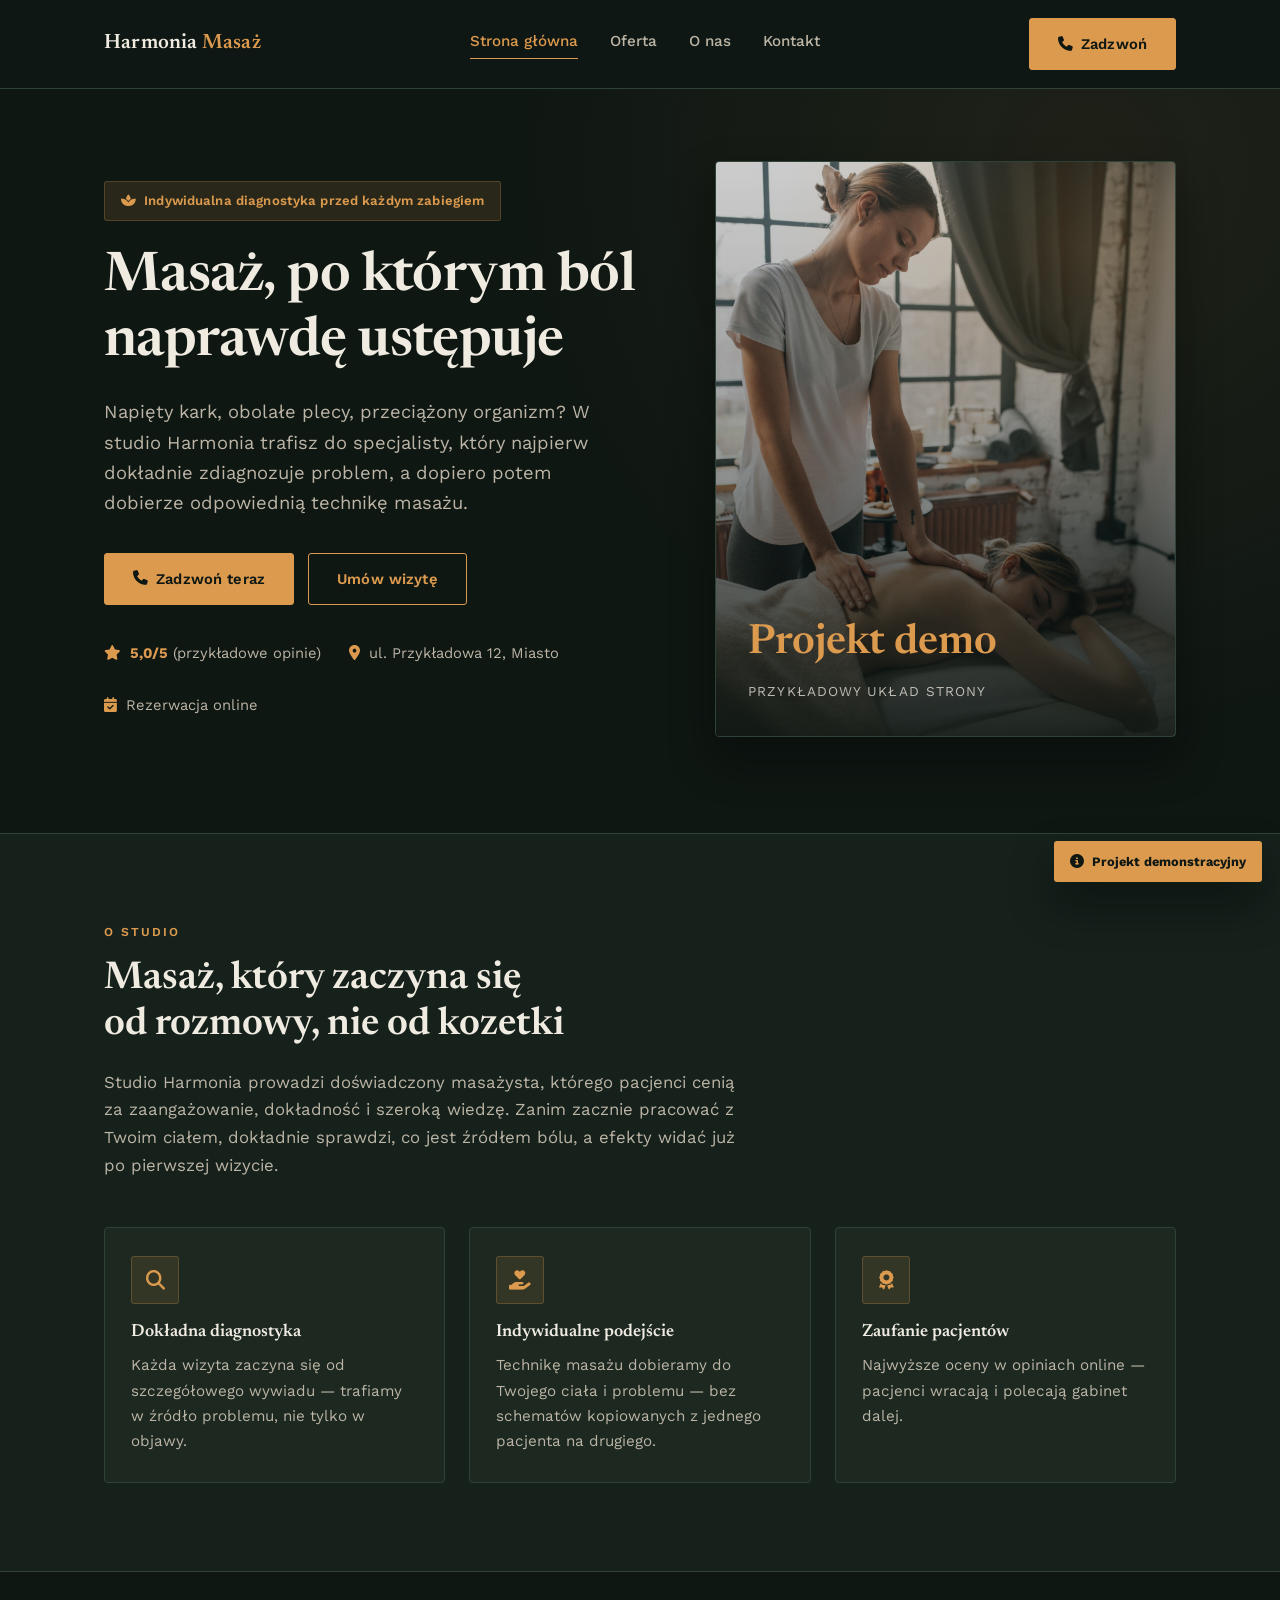
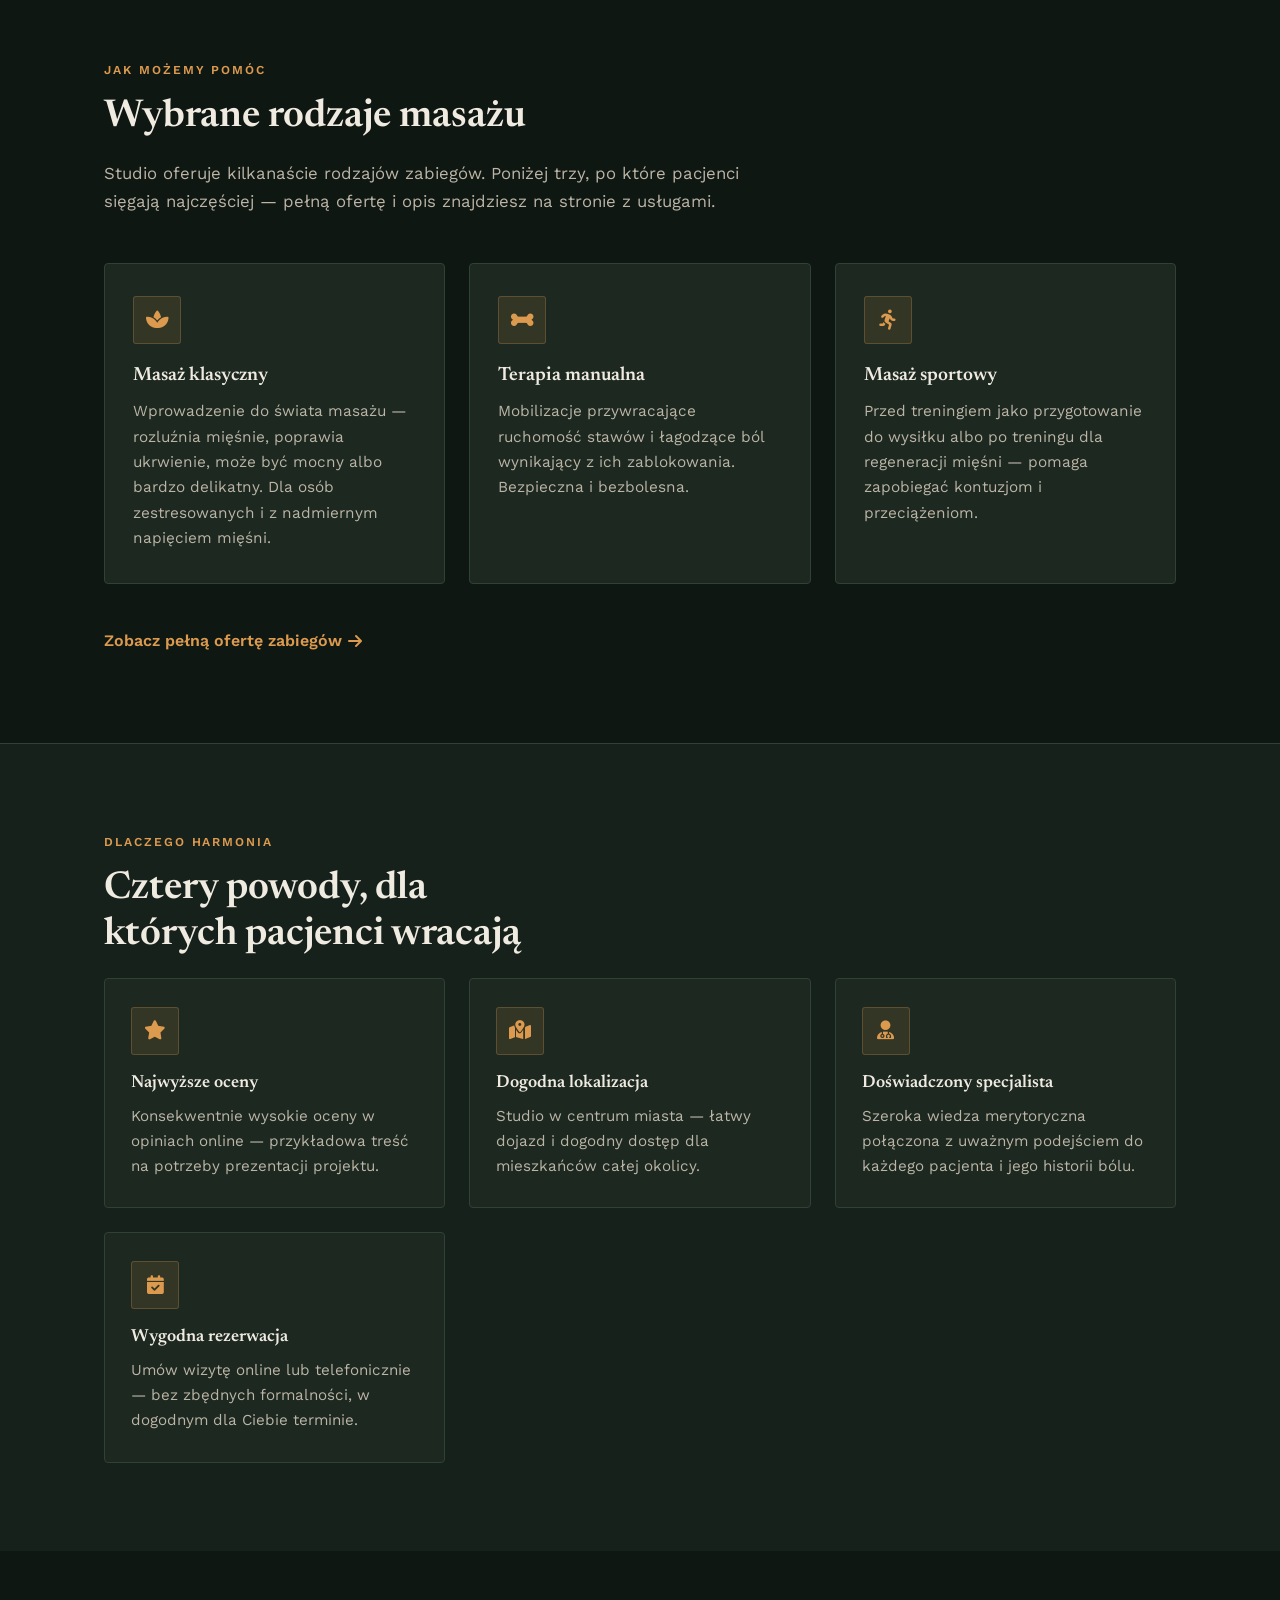
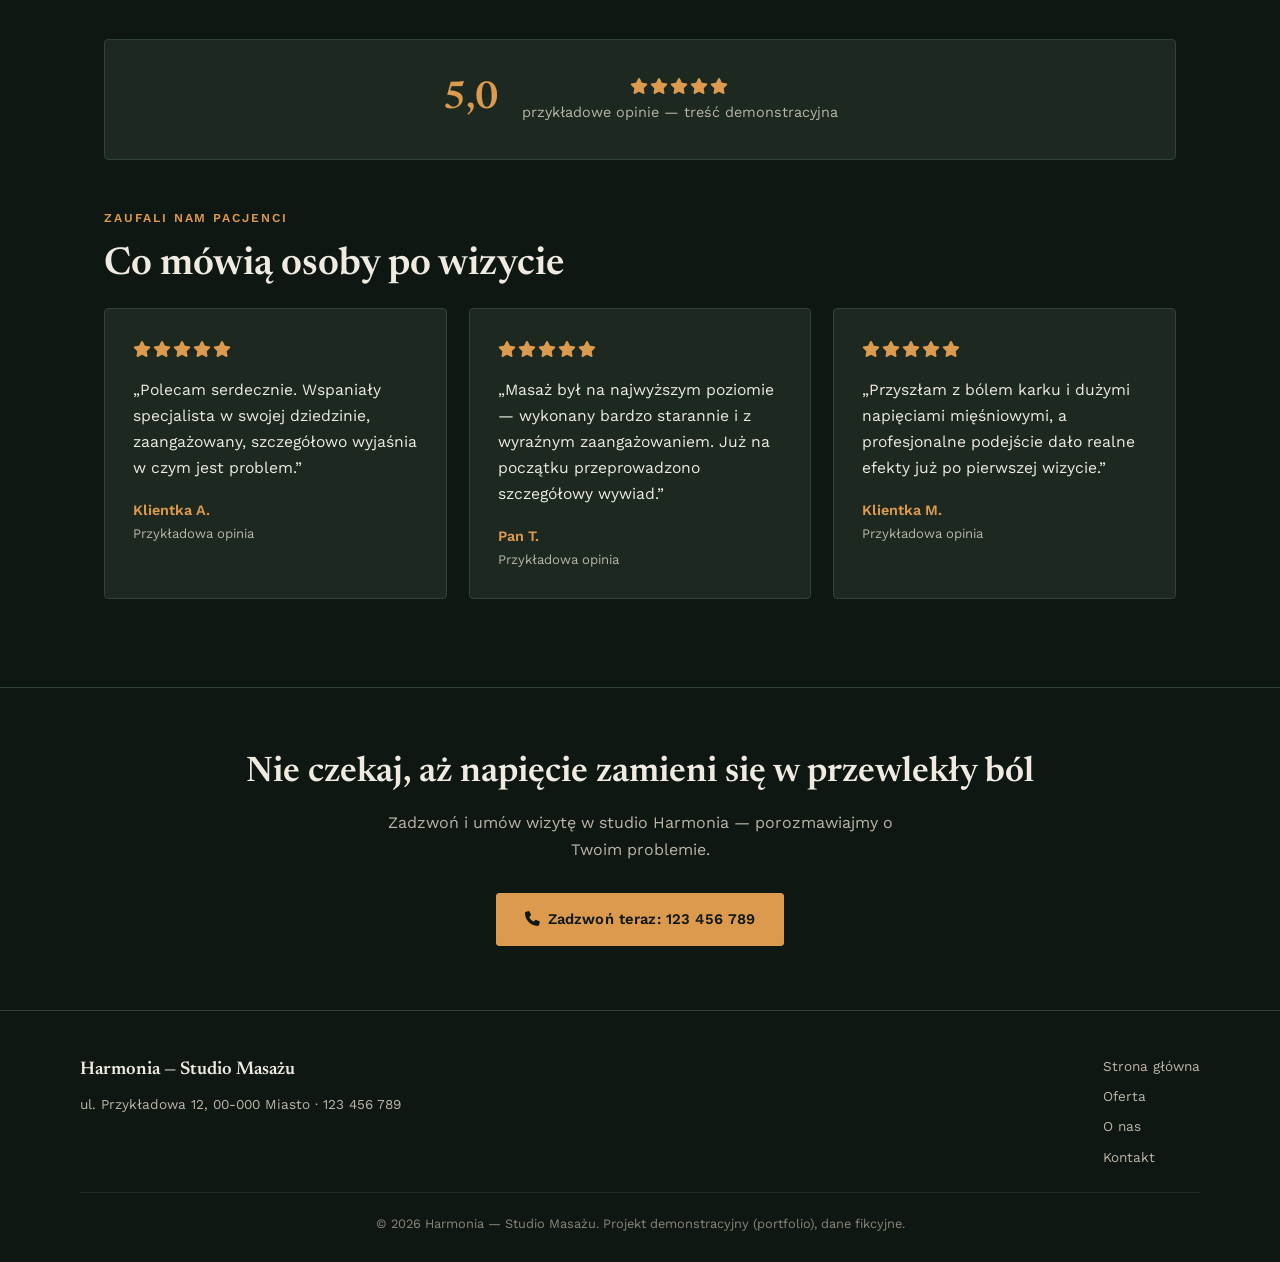
<file: index.html>
<!DOCTYPE html>
<html lang="pl">
<head>
<meta charset="UTF-8">
<meta name="viewport" content="width=device-width, initial-scale=1.0">
<title>Harmonia – Studio Masażu | Projekt demonstracyjny</title>
<meta name="description" content="Przykładowa strona gabinetu masażu 'Harmonia' — projekt demonstracyjny (portfolio) prezentujący układ i copywriting dla lokalnej firmy usługowej.">
<meta name="robots" content="noindex, nofollow">
<!-- EDIT: to jest projekt demonstracyjny (portfolio) — podmień domenę, jeśli wdrażasz go pod realny adres -->
<link rel="canonical" href="https://masaz-portfolio-demo.vercel.app/index.html">
<link rel="preconnect" href="https://fonts.googleapis.com">
<link rel="preconnect" href="https://fonts.gstatic.com" crossorigin>
<link href="https://fonts.googleapis.com/css2?family=Newsreader:opsz,wght@6..72,400;6..72,500;6..72,600;6..72,700&family=Work+Sans:wght@400;500;600;700;800&display=swap" rel="stylesheet">
<link rel="stylesheet" href="https://cdnjs.cloudflare.com/ajax/libs/font-awesome/6.5.1/css/all.min.css">
<link rel="stylesheet" href="style.css">
</head>
<body>

<!-- NAWIGACJA -->
<header>
  <nav class="nav">
    <a href="index.html" class="logo">Harmonia <span>Masaż</span></a>
    <div class="nav-links">
      <a href="index.html">Strona główna</a>
      <a href="oferta.html">Oferta</a>
      <a href="realizacje.html">O nas</a>
      <a href="kontakt.html">Kontakt</a>
    </div>
    <a href="tel:123456789" class="btn btn-primary nav-cta"><i class="fa-solid fa-phone"></i> Zadzwoń</a>
    <button class="burger" id="burgerBtn" aria-label="Otwórz menu">☰</button>
  </nav>
  <div class="mobile-menu" id="mobileMenu">
    <a href="index.html">Strona główna</a>
    <a href="oferta.html">Oferta</a>
    <a href="realizacje.html">O nas</a>
    <a href="kontakt.html">Kontakt</a>
    <a href="tel:123456789" style="border:none; color: var(--amber); font-weight:700;">Zadzwoń: 123 456 789</a>
  </div>
</header>

<!-- HERO -->
<section class="hero" id="top">
  <div class="container hero-grid">
    <div>
      <span class="hero-badge"><i class="fa-solid fa-spa"></i> Indywidualna diagnostyka przed każdym zabiegiem</span>
      <h1>Masaż, po którym ból naprawdę ustępuje</h1>
      <p class="lead">Napięty kark, obolałe plecy, przeciążony organizm? W studio Harmonia trafisz do specjalisty, który najpierw dokładnie zdiagnozuje problem, a dopiero potem dobierze odpowiednią technikę masażu.</p>
      <div class="hero-actions">
        <a href="tel:123456789" class="btn btn-primary"><i class="fa-solid fa-phone"></i> Zadzwoń teraz</a>
        <a href="kontakt.html" class="btn btn-outline">Umów wizytę</a>
      </div>
      <div class="hero-trust">
        <span><i class="fa-solid fa-star" style="color:var(--amber);"></i> <strong>5,0/5</strong> (przykładowe opinie)</span>
        <span><i class="fa-solid fa-location-dot"></i> ul. Przykładowa 12, Miasto</span>
        <span><i class="fa-solid fa-calendar-check"></i> Rezerwacja online</span>
      </div>
    </div>
    <div class="hero-visual">
      <!-- EDIT: zdjęcie ilustracyjne (stock), podmień na własne z gabinetu -->
      <img class="hero-visual-img" src="images/hero-masaz.jpg" alt="Masaż relaksacyjny pleców w gabinecie" loading="eager">
      <div class="hero-visual-overlay"></div>
      <div class="hero-visual-text">
        <span class="big">Projekt demo</span>
        <span class="label">przykładowy układ strony</span>
      </div>
    </div>
  </div>
</section>

<!-- O FIRMIE SKRÓTOWO -->
<section class="about">
  <div class="container">
    <span class="section-label">O studio</span>
    <h2 class="section-title">Masaż, który zaczyna się od rozmowy, nie od kozetki</h2>
    <p class="section-sub">Studio Harmonia prowadzi doświadczony masażysta, którego pacjenci cenią za zaangażowanie, dokładność i szeroką wiedzę. Zanim zacznie pracować z Twoim ciałem, dokładnie sprawdzi, co jest źródłem bólu, a efekty widać już po pierwszej wizycie.</p>
    <div class="perks-grid">
      <div class="perk-item">
        <div class="perk-icon"><i class="fa-solid fa-magnifying-glass"></i></div>
        <h3>Dokładna diagnostyka</h3>
        <p>Każda wizyta zaczyna się od szczegółowego wywiadu — trafiamy w źródło problemu, nie tylko w objawy.</p>
      </div>
      <div class="perk-item">
        <div class="perk-icon"><i class="fa-solid fa-hand-holding-heart"></i></div>
        <h3>Indywidualne podejście</h3>
        <p>Technikę masażu dobieramy do Twojego ciała i problemu — bez schematów kopiowanych z jednego pacjenta na drugiego.</p>
      </div>
      <div class="perk-item">
        <div class="perk-icon"><i class="fa-solid fa-award"></i></div>
        <h3>Zaufanie pacjentów</h3>
        <p>Najwyższe oceny w opiniach online — pacjenci wracają i polecają gabinet dalej.</p>
      </div>
    </div>
  </div>
</section>

<!-- WYBRANE USŁUGI -->
<section class="services">
  <div class="container">
    <span class="section-label">Jak możemy pomóc</span>
    <h2 class="section-title">Wybrane rodzaje masażu</h2>
    <p class="section-sub">Studio oferuje kilkanaście rodzajów zabiegów. Poniżej trzy, po które pacjenci sięgają najczęściej — pełną ofertę i opis znajdziesz na stronie z usługami.</p>
    <div class="cards">
      <div class="card">
        <div class="card-icon"><i class="fa-solid fa-spa"></i></div>
        <h3>Masaż klasyczny</h3>
        <p>Wprowadzenie do świata masażu — rozluźnia mięśnie, poprawia ukrwienie, może być mocny albo bardzo delikatny. Dla osób zestresowanych i z nadmiernym napięciem mięśni.</p>
      </div>
      <div class="card">
        <div class="card-icon"><i class="fa-solid fa-bone"></i></div>
        <h3>Terapia manualna</h3>
        <p>Mobilizacje przywracające ruchomość stawów i łagodzące ból wynikający z ich zablokowania. Bezpieczna i bezbolesna.</p>
      </div>
      <div class="card">
        <div class="card-icon"><i class="fa-solid fa-person-running"></i></div>
        <h3>Masaż sportowy</h3>
        <p>Przed treningiem jako przygotowanie do wysiłku albo po treningu dla regeneracji mięśni — pomaga zapobiegać kontuzjom i przeciążeniom.</p>
      </div>
    </div>
    <a href="oferta.html" class="teaser-link">Zobacz pełną ofertę zabiegów <i class="fa-solid fa-arrow-right"></i></a>
  </div>
</section>

<!-- DLACZEGO MY -->
<section class="about">
  <div class="container">
    <span class="section-label">Dlaczego Harmonia</span>
    <h2 class="section-title">Cztery powody, dla których pacjenci wracają</h2>
    <div class="perks-grid">
      <div class="perk-item">
        <div class="perk-icon"><i class="fa-solid fa-star"></i></div>
        <h3>Najwyższe oceny</h3>
        <p>Konsekwentnie wysokie oceny w opiniach online — przykładowa treść na potrzeby prezentacji projektu.</p>
      </div>
      <div class="perk-item">
        <div class="perk-icon"><i class="fa-solid fa-map-location-dot"></i></div>
        <h3>Dogodna lokalizacja</h3>
        <p>Studio w centrum miasta — łatwy dojazd i dogodny dostęp dla mieszkańców całej okolicy.</p>
      </div>
      <div class="perk-item">
        <div class="perk-icon"><i class="fa-solid fa-user-doctor"></i></div>
        <h3>Doświadczony specjalista</h3>
        <p>Szeroka wiedza merytoryczna połączona z uważnym podejściem do każdego pacjenta i jego historii bólu.</p>
      </div>
      <div class="perk-item">
        <div class="perk-icon"><i class="fa-solid fa-calendar-check"></i></div>
        <h3>Wygodna rezerwacja</h3>
        <p>Umów wizytę online lub telefonicznie — bez zbędnych formalności, w dogodnym dla Ciebie terminie.</p>
      </div>
    </div>
  </div>
</section>

<!-- OPINIE (przykładowe, fikcyjne) -->
<section class="reviews">
  <div class="container">
    <div class="rating-banner">
      <div><span class="num">5,0</span></div>
      <div>
        <span class="stars"><i class="fa-solid fa-star"></i><i class="fa-solid fa-star"></i><i class="fa-solid fa-star"></i><i class="fa-solid fa-star"></i><i class="fa-solid fa-star"></i></span>
        <div class="sub">przykładowe opinie — treść demonstracyjna</div>
      </div>
    </div>
    <span class="section-label">Zaufali nam pacjenci</span>
    <h2 class="section-title">Co mówią osoby po wizycie</h2>
    <!-- EDIT: opinie fikcyjne, wyłącznie na potrzeby prezentacji układu strony -->
    <div class="review-grid">
      <div class="review">
        <span class="stars"><i class="fa-solid fa-star"></i><i class="fa-solid fa-star"></i><i class="fa-solid fa-star"></i><i class="fa-solid fa-star"></i><i class="fa-solid fa-star"></i></span>
        <p>„Polecam serdecznie. Wspaniały specjalista w swojej dziedzinie, zaangażowany, szczegółowo wyjaśnia w czym jest problem.”</p>
        <div class="author">Klientka A.</div>
        <div class="when">Przykładowa opinia</div>
      </div>
      <div class="review">
        <span class="stars"><i class="fa-solid fa-star"></i><i class="fa-solid fa-star"></i><i class="fa-solid fa-star"></i><i class="fa-solid fa-star"></i><i class="fa-solid fa-star"></i></span>
        <p>„Masaż był na najwyższym poziomie — wykonany bardzo starannie i z wyraźnym zaangażowaniem. Już na początku przeprowadzono szczegółowy wywiad.”</p>
        <div class="author">Pan T.</div>
        <div class="when">Przykładowa opinia</div>
      </div>
      <div class="review">
        <span class="stars"><i class="fa-solid fa-star"></i><i class="fa-solid fa-star"></i><i class="fa-solid fa-star"></i><i class="fa-solid fa-star"></i><i class="fa-solid fa-star"></i></span>
        <p>„Przyszłam z bólem karku i dużymi napięciami mięśniowymi, a profesjonalne podejście dało realne efekty już po pierwszej wizycie.”</p>
        <div class="author">Klientka M.</div>
        <div class="when">Przykładowa opinia</div>
      </div>
    </div>
  </div>
</section>

<!-- CTA BANNER -->
<div class="cta-strip">
  <h2>Nie czekaj, aż napięcie zamieni się w przewlekły ból</h2>
  <p>Zadzwoń i umów wizytę w studio Harmonia — porozmawiajmy o Twoim problemie.</p>
  <a href="tel:123456789" class="btn btn-primary"><i class="fa-solid fa-phone"></i> Zadzwoń teraz: 123 456 789</a>
</div>

<!-- STOPKA -->
<footer>
  <div class="footer-inner">
    <div>
      <div class="footer-logo">Harmonia — Studio Masażu</div>
      <p>ul. Przykładowa 12, 00-000 Miasto · 123 456 789</p>
    </div>
    <ul class="footer-links">
      <a href="index.html">Strona główna</a>
      <a href="oferta.html">Oferta</a>
      <a href="realizacje.html">O nas</a>
      <a href="kontakt.html">Kontakt</a>
    </ul>
  </div>
  <div class="footer-bottom">
    © <span id="year"></span> Harmonia — Studio Masażu. Projekt demonstracyjny (portfolio), dane fikcyjne.
  </div>
</footer>

<a href="kontakt.html" class="demo-ribbon"><i class="fa-solid fa-circle-info"></i> Projekt demonstracyjny</a>

<script src="main.js"></script>
</body>
</html>
</file>
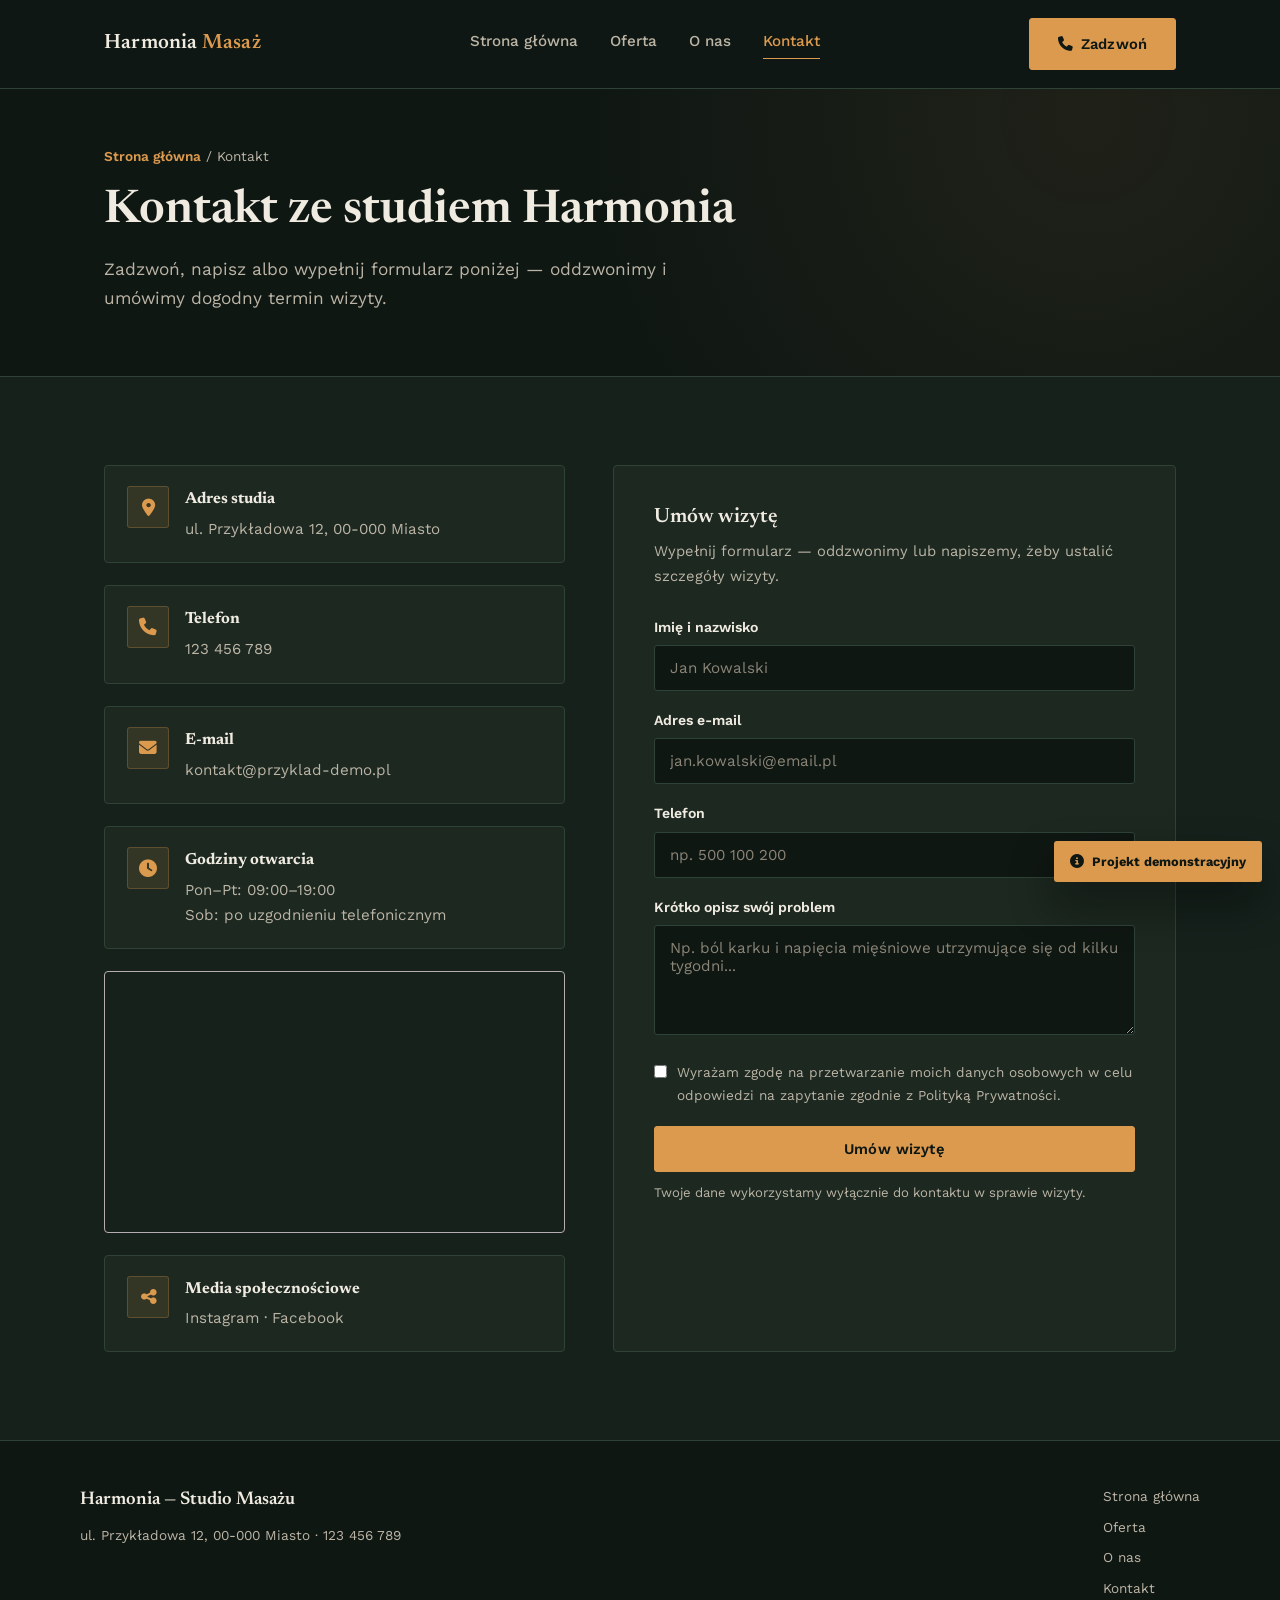
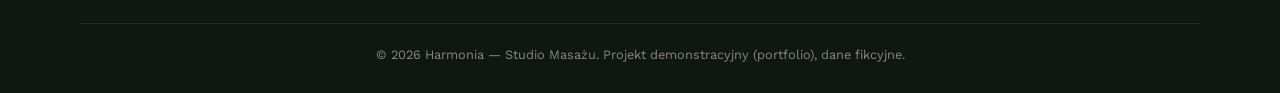
<file: kontakt.html>
<!DOCTYPE html>
<html lang="pl">
<head>
<meta charset="UTF-8">
<meta name="viewport" content="width=device-width, initial-scale=1.0">
<title>Kontakt | Harmonia – Projekt demonstracyjny</title>
<meta name="description" content="Przykładowa strona kontaktowa studia masażu Harmonia — projekt demonstracyjny prezentujący formularz kontaktowy i dane firmy.">
<meta name="robots" content="noindex, nofollow">
<link rel="canonical" href="https://masaz-portfolio-demo.vercel.app/kontakt.html">
<link rel="preconnect" href="https://fonts.googleapis.com">
<link rel="preconnect" href="https://fonts.gstatic.com" crossorigin>
<link href="https://fonts.googleapis.com/css2?family=Newsreader:opsz,wght@6..72,400;6..72,500;6..72,600;6..72,700&family=Work+Sans:wght@400;500;600;700;800&display=swap" rel="stylesheet">
<link rel="stylesheet" href="https://cdnjs.cloudflare.com/ajax/libs/font-awesome/6.5.1/css/all.min.css">
<link rel="stylesheet" href="style.css">
</head>
<body>

<header>
  <nav class="nav">
    <a href="index.html" class="logo">Harmonia <span>Masaż</span></a>
    <div class="nav-links">
      <a href="index.html">Strona główna</a>
      <a href="oferta.html">Oferta</a>
      <a href="realizacje.html">O nas</a>
      <a href="kontakt.html">Kontakt</a>
    </div>
    <a href="tel:123456789" class="btn btn-primary nav-cta"><i class="fa-solid fa-phone"></i> Zadzwoń</a>
    <button class="burger" id="burgerBtn" aria-label="Otwórz menu">☰</button>
  </nav>
  <div class="mobile-menu" id="mobileMenu">
    <a href="index.html">Strona główna</a>
    <a href="oferta.html">Oferta</a>
    <a href="realizacje.html">O nas</a>
    <a href="kontakt.html">Kontakt</a>
    <a href="tel:123456789" style="border:none; color: var(--amber); font-weight:700;">Zadzwoń: 123 456 789</a>
  </div>
</header>

<section class="page-hero">
  <div class="container">
    <div class="breadcrumb"><a href="index.html">Strona główna</a> / Kontakt</div>
    <h1>Kontakt ze studiem Harmonia</h1>
    <p class="lead">Zadzwoń, napisz albo wypełnij formularz poniżej — oddzwonimy i umówimy dogodny termin wizyty.</p>
  </div>
</section>

<section class="contact">
  <div class="container">
    <div class="contact-grid">
      <div class="contact-info">
        <div class="contact-item">
          <div class="ico"><i class="fa-solid fa-location-dot"></i></div>
          <div>
            <h4>Adres studia</h4>
            <p>ul. Przykładowa 12, 00-000 Miasto</p>
          </div>
        </div>
        <div class="contact-item">
          <div class="ico"><i class="fa-solid fa-phone"></i></div>
          <div>
            <h4>Telefon</h4>
            <a href="tel:123456789">123 456 789</a>
          </div>
        </div>
        <div class="contact-item">
          <div class="ico"><i class="fa-solid fa-envelope"></i></div>
          <div>
            <h4>E-mail</h4>
            <a href="mailto:kontakt@przyklad-demo.pl">kontakt@przyklad-demo.pl</a>
          </div>
        </div>
        <div class="contact-item">
          <div class="ico"><i class="fa-solid fa-clock"></i></div>
          <div>
            <h4>Godziny otwarcia</h4>
            <p>Pon–Pt: 09:00–19:00<br>Sob: po uzgodnieniu telefonicznym</p>
          </div>
        </div>
        <div class="map-embed">
          <!-- EDIT: to jest projekt demonstracyjny — w realnym wdrożeniu podmień na embed z lokalizacją klienta -->
          <iframe
            src="https://www.google.com/maps?q=Warszawa&output=embed"
            loading="lazy"
            referrerpolicy="no-referrer-when-downgrade"
            title="Przykładowa mapa dojazdu — treść demonstracyjna">
          </iframe>
        </div>
        <div class="contact-item">
          <div class="ico"><i class="fa-solid fa-share-nodes"></i></div>
          <div>
            <h4>Media społecznościowe</h4>
            <p><a href="#">Instagram</a> · <a href="#">Facebook</a></p>
          </div>
        </div>
      </div>

      <div class="form-card">
        <h3>Umów wizytę</h3>
        <p class="sub">Wypełnij formularz — oddzwonimy lub napiszemy, żeby ustalić szczegóły wizyty.</p>
        <div class="form-success" id="formSuccess">Dziękujemy! Wiadomość została wysłana — odezwiemy się najszybciej, jak to możliwe.</div>
        <!-- EDIT: podmień PLACEHOLDER na rzeczywisty identyfikator formularza Formspree przy wdrożeniu u klienta -->
        <form id="contactForm" action="https://formspree.io/f/PLACEHOLDER" method="POST">
          <div class="field">
            <label for="name">Imię i nazwisko</label>
            <input type="text" id="name" name="name" placeholder="Jan Kowalski" required>
          </div>
          <div class="field">
            <label for="email">Adres e-mail</label>
            <input type="email" id="email" name="email" placeholder="jan.kowalski@email.pl" required>
          </div>
          <div class="field">
            <label for="phone">Telefon</label>
            <input type="tel" id="phone" name="phone" placeholder="np. 500 100 200" required>
          </div>
          <div class="field">
            <label for="message">Krótko opisz swój problem</label>
            <textarea id="message" name="message" placeholder="Np. ból karku i napięcia mięśniowe utrzymujące się od kilku tygodni..."></textarea>
          </div>
          <div class="field-checkbox">
            <input type="checkbox" id="rodo" name="rodo" required>
            <label for="rodo">Wyrażam zgodę na przetwarzanie moich danych osobowych w celu odpowiedzi na zapytanie zgodnie z Polityką Prywatności.</label>
          </div>
          <button type="submit" class="btn btn-primary" style="width:100%; justify-content:center;">Umów wizytę</button>
          <p class="form-note">Twoje dane wykorzystamy wyłącznie do kontaktu w sprawie wizyty.</p>
        </form>
      </div>
    </div>
  </div>
</section>

<footer>
  <div class="footer-inner">
    <div>
      <div class="footer-logo">Harmonia — Studio Masażu</div>
      <p>ul. Przykładowa 12, 00-000 Miasto · 123 456 789</p>
    </div>
    <ul class="footer-links">
      <a href="index.html">Strona główna</a>
      <a href="oferta.html">Oferta</a>
      <a href="realizacje.html">O nas</a>
      <a href="kontakt.html">Kontakt</a>
    </ul>
  </div>
  <div class="footer-bottom">
    © <span id="year"></span> Harmonia — Studio Masażu. Projekt demonstracyjny (portfolio), dane fikcyjne.
  </div>
</footer>

<a href="kontakt.html" class="demo-ribbon"><i class="fa-solid fa-circle-info"></i> Projekt demonstracyjny</a>

<script src="main.js"></script>
</body>
</html>
</file>
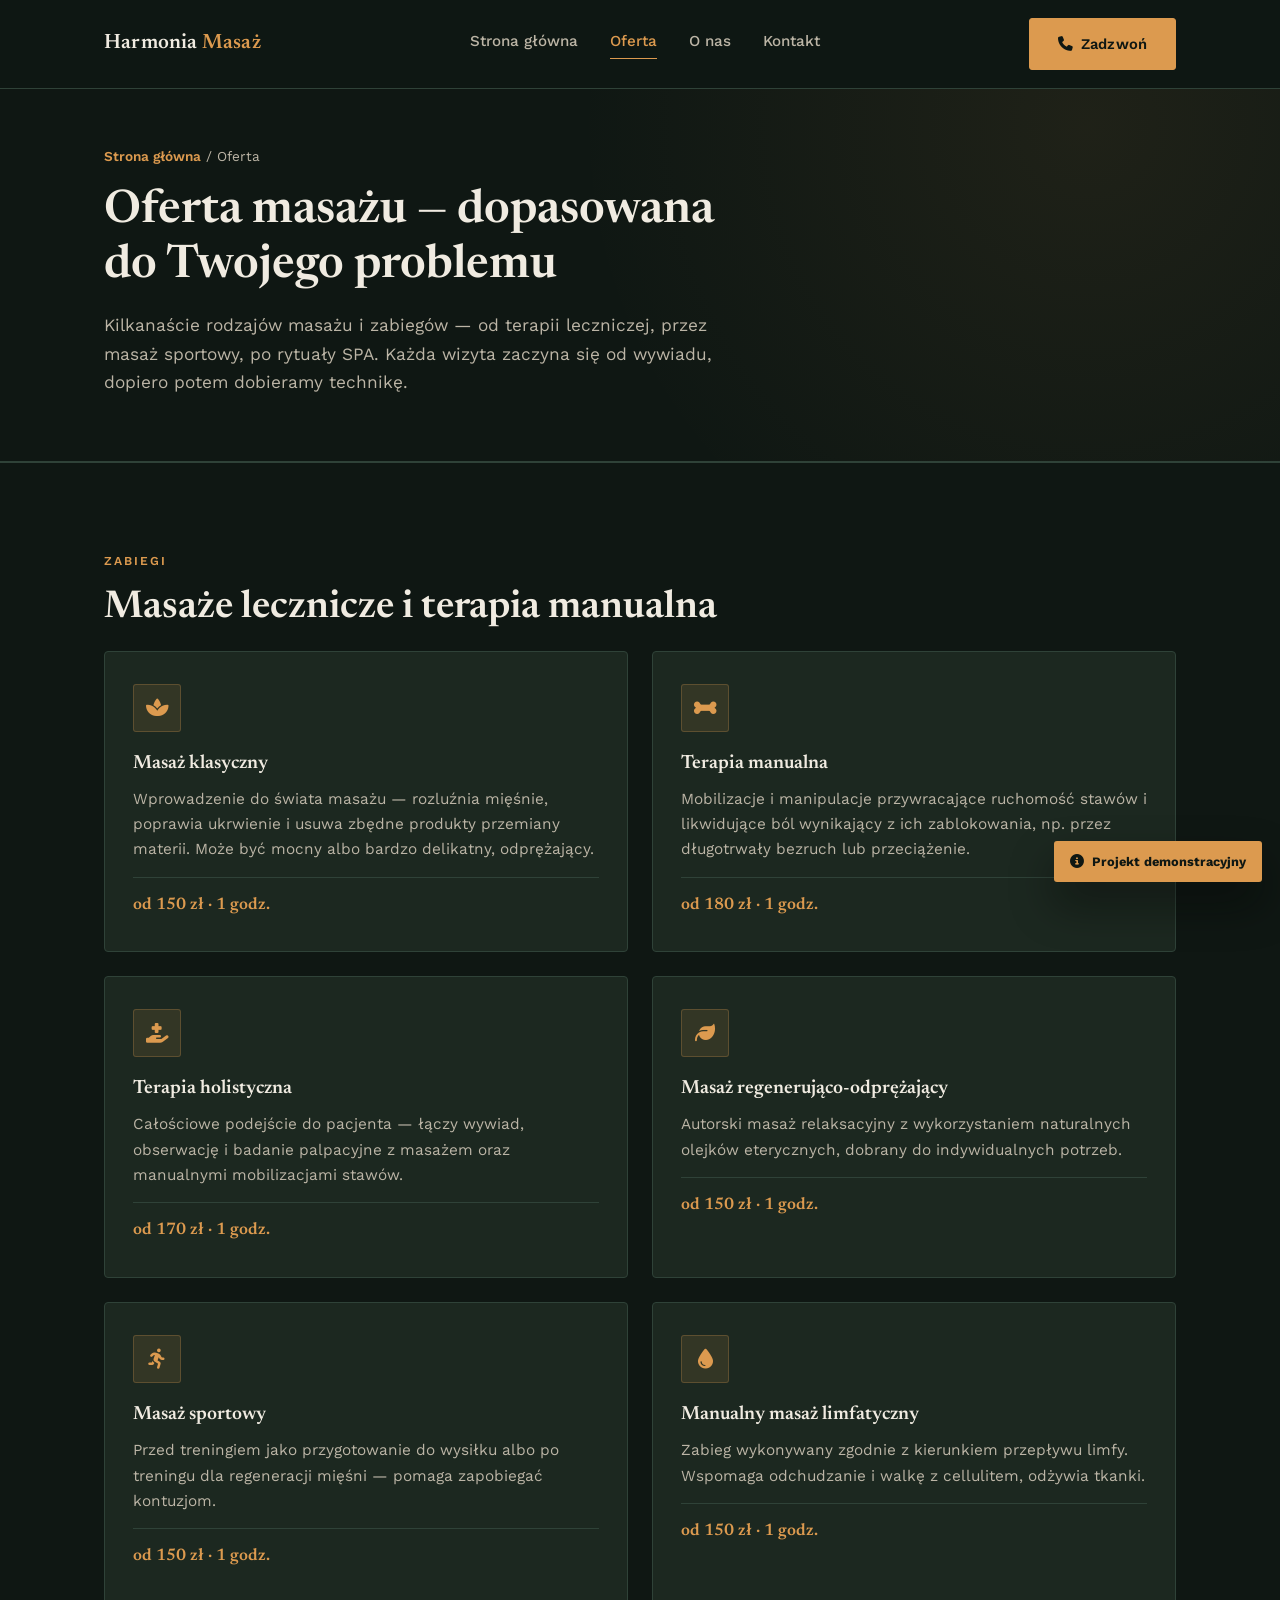
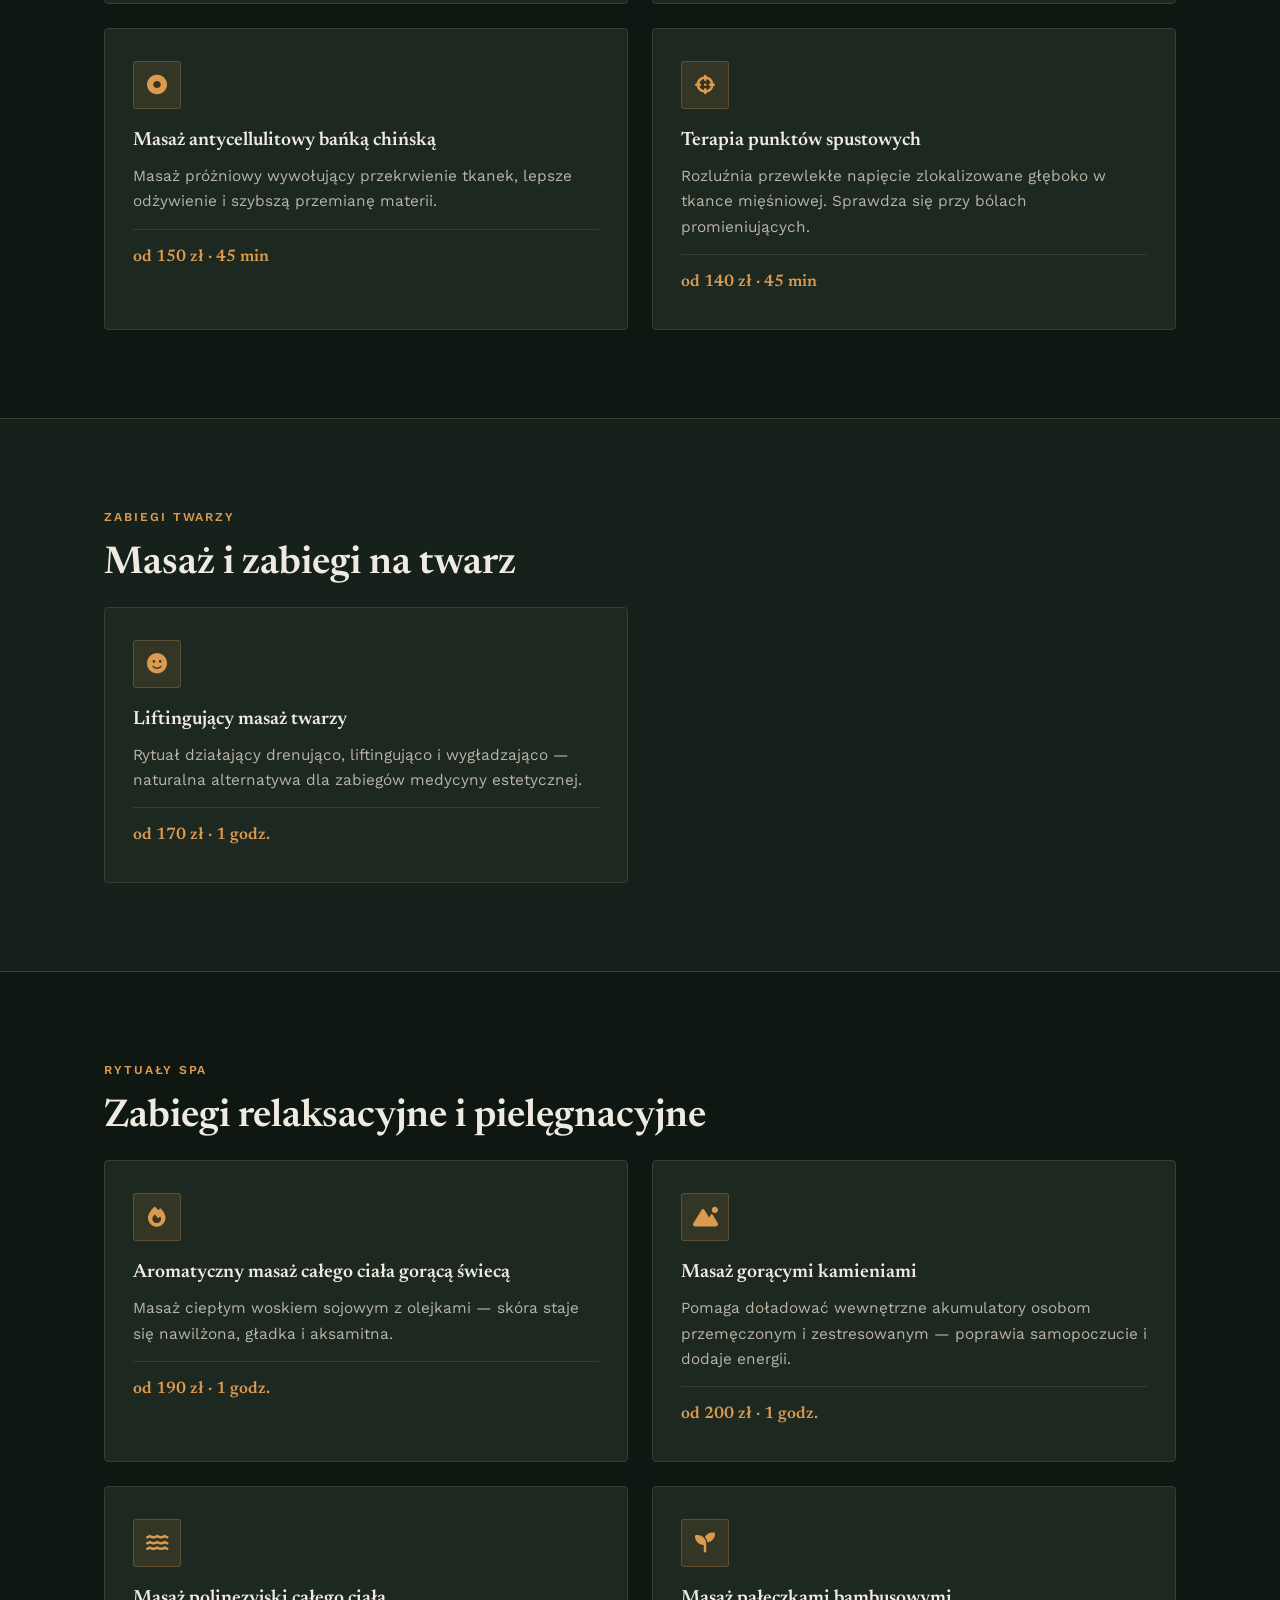
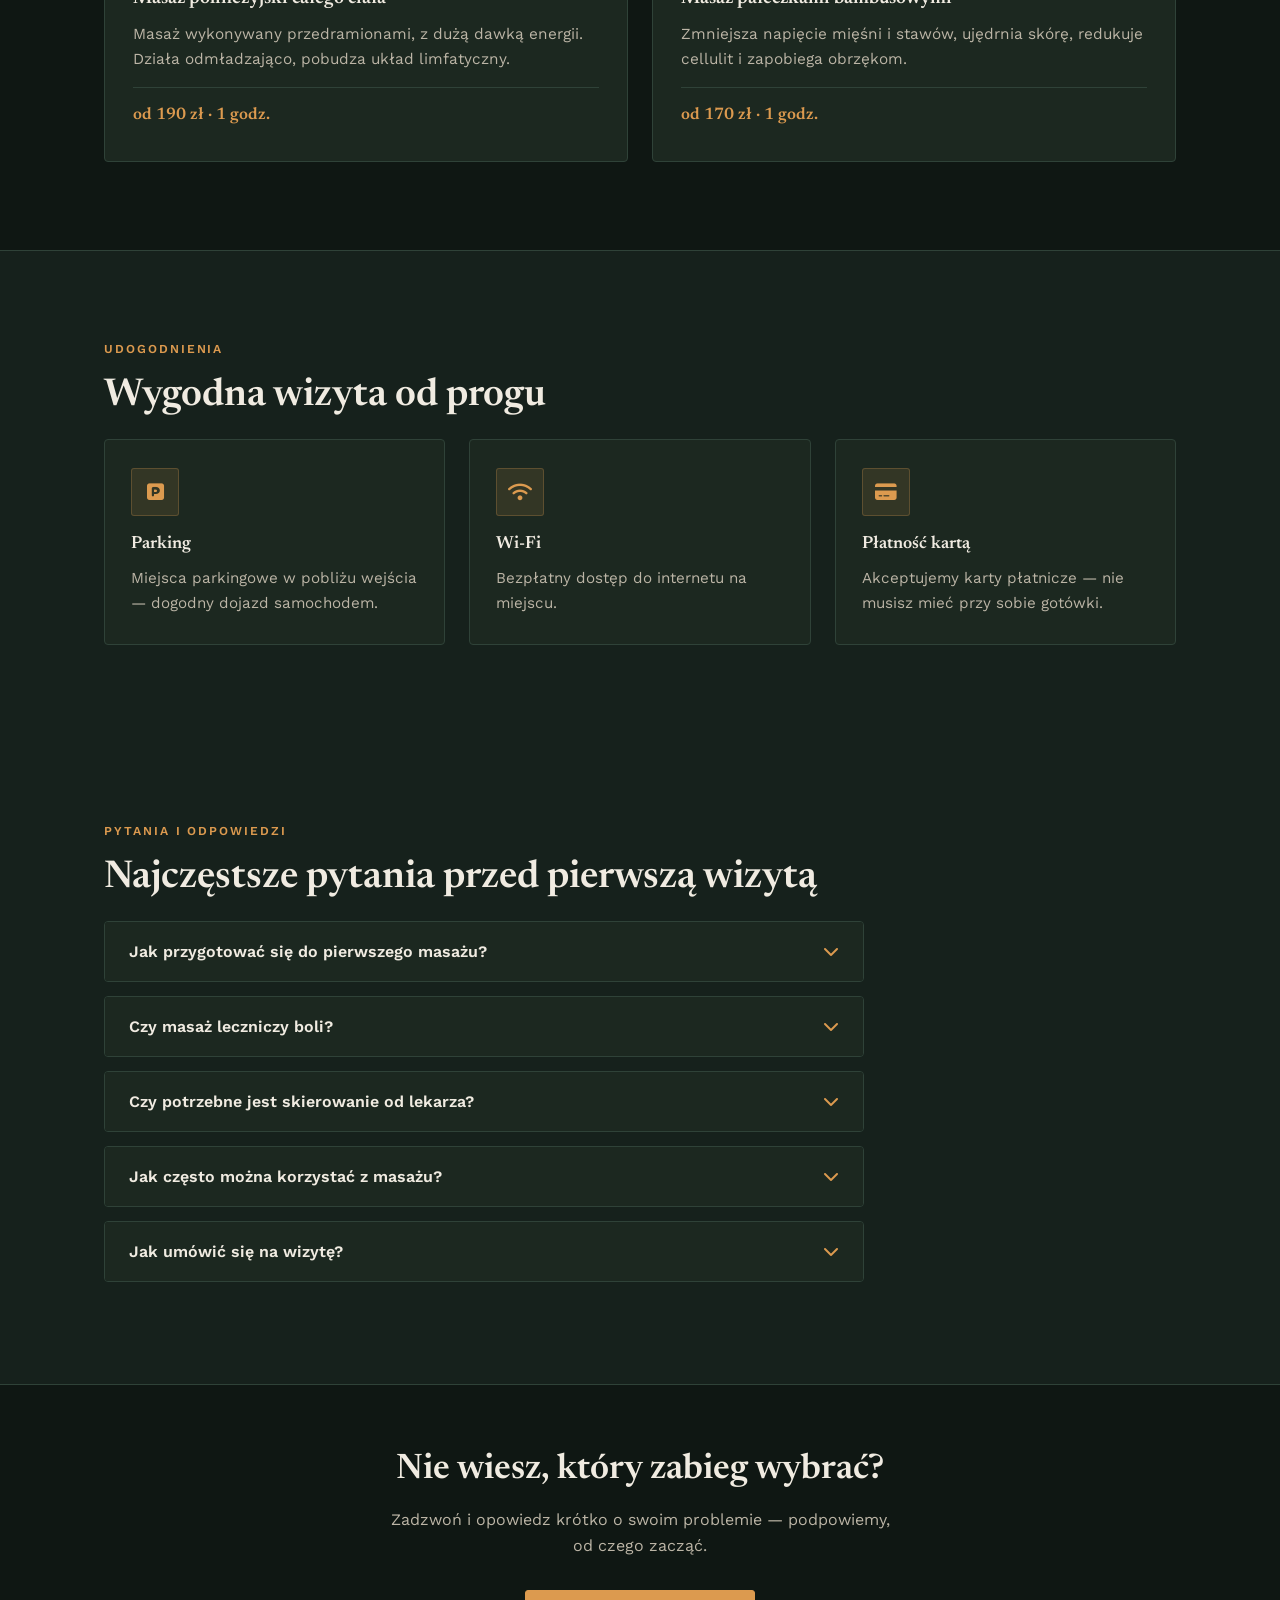
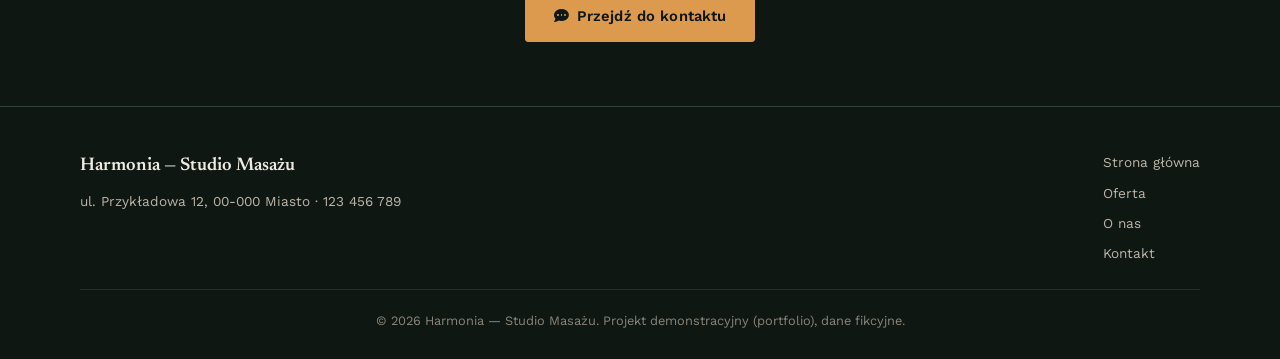
<file: oferta.html>
<!DOCTYPE html>
<html lang="pl">
<head>
<meta charset="UTF-8">
<meta name="viewport" content="width=device-width, initial-scale=1.0">
<title>Oferta masażu | Harmonia – Projekt demonstracyjny</title>
<meta name="description" content="Przykładowy cennik i oferta studia masażu 'Harmonia' — projekt demonstracyjny prezentujący układ strony usługowej.">
<meta name="robots" content="noindex, nofollow">
<link rel="canonical" href="https://masaz-portfolio-demo.vercel.app/oferta.html">
<link rel="preconnect" href="https://fonts.googleapis.com">
<link rel="preconnect" href="https://fonts.gstatic.com" crossorigin>
<link href="https://fonts.googleapis.com/css2?family=Newsreader:opsz,wght@6..72,400;6..72,500;6..72,600;6..72,700&family=Work+Sans:wght@400;500;600;700;800&display=swap" rel="stylesheet">
<link rel="stylesheet" href="https://cdnjs.cloudflare.com/ajax/libs/font-awesome/6.5.1/css/all.min.css">
<link rel="stylesheet" href="style.css">
</head>
<body>

<header>
  <nav class="nav">
    <a href="index.html" class="logo">Harmonia <span>Masaż</span></a>
    <div class="nav-links">
      <a href="index.html">Strona główna</a>
      <a href="oferta.html">Oferta</a>
      <a href="realizacje.html">O nas</a>
      <a href="kontakt.html">Kontakt</a>
    </div>
    <a href="tel:123456789" class="btn btn-primary nav-cta"><i class="fa-solid fa-phone"></i> Zadzwoń</a>
    <button class="burger" id="burgerBtn" aria-label="Otwórz menu">☰</button>
  </nav>
  <div class="mobile-menu" id="mobileMenu">
    <a href="index.html">Strona główna</a>
    <a href="oferta.html">Oferta</a>
    <a href="realizacje.html">O nas</a>
    <a href="kontakt.html">Kontakt</a>
    <a href="tel:123456789" style="border:none; color: var(--amber); font-weight:700;">Zadzwoń: 123 456 789</a>
  </div>
</header>

<section class="page-hero">
  <div class="container">
    <div class="breadcrumb"><a href="index.html">Strona główna</a> / Oferta</div>
    <h1>Oferta masażu — dopasowana do Twojego problemu</h1>
    <p class="lead">Kilkanaście rodzajów masażu i zabiegów — od terapii leczniczej, przez masaż sportowy, po rytuały SPA. Każda wizyta zaczyna się od wywiadu, dopiero potem dobieramy technikę.</p>
  </div>
</section>

<!-- WSZYSTKIE USŁUGI I CENNIK (dane przykładowe — treść demonstracyjna) -->
<section class="services">
  <div class="container">
    <span class="section-label">Zabiegi</span>
    <h2 class="section-title">Masaże lecznicze i terapia manualna</h2>
    <div class="cards cards-4">
      <div class="card">
        <div class="card-icon"><i class="fa-solid fa-spa"></i></div>
        <h3>Masaż klasyczny</h3>
        <p>Wprowadzenie do świata masażu — rozluźnia mięśnie, poprawia ukrwienie i usuwa zbędne produkty przemiany materii. Może być mocny albo bardzo delikatny, odprężający.</p>
        <span class="price">od 150 zł · 1 godz.</span>
      </div>
      <div class="card">
        <div class="card-icon"><i class="fa-solid fa-bone"></i></div>
        <h3>Terapia manualna</h3>
        <p>Mobilizacje i manipulacje przywracające ruchomość stawów i likwidujące ból wynikający z ich zablokowania, np. przez długotrwały bezruch lub przeciążenie.</p>
        <span class="price">od 180 zł · 1 godz.</span>
      </div>
      <div class="card">
        <div class="card-icon"><i class="fa-solid fa-hand-holding-medical"></i></div>
        <h3>Terapia holistyczna</h3>
        <p>Całościowe podejście do pacjenta — łączy wywiad, obserwację i badanie palpacyjne z masażem oraz manualnymi mobilizacjami stawów.</p>
        <span class="price">od 170 zł · 1 godz.</span>
      </div>
      <div class="card">
        <div class="card-icon"><i class="fa-solid fa-leaf"></i></div>
        <h3>Masaż regenerująco-odprężający</h3>
        <p>Autorski masaż relaksacyjny z wykorzystaniem naturalnych olejków eterycznych, dobrany do indywidualnych potrzeb.</p>
        <span class="price">od 150 zł · 1 godz.</span>
      </div>
      <div class="card">
        <div class="card-icon"><i class="fa-solid fa-person-running"></i></div>
        <h3>Masaż sportowy</h3>
        <p>Przed treningiem jako przygotowanie do wysiłku albo po treningu dla regeneracji mięśni — pomaga zapobiegać kontuzjom.</p>
        <span class="price">od 150 zł · 1 godz.</span>
      </div>
      <div class="card">
        <div class="card-icon"><i class="fa-solid fa-droplet"></i></div>
        <h3>Manualny masaż limfatyczny</h3>
        <p>Zabieg wykonywany zgodnie z kierunkiem przepływu limfy. Wspomaga odchudzanie i walkę z cellulitem, odżywia tkanki.</p>
        <span class="price">od 150 zł · 1 godz.</span>
      </div>
      <div class="card">
        <div class="card-icon"><i class="fa-solid fa-circle-dot"></i></div>
        <h3>Masaż antycellulitowy bańką chińską</h3>
        <p>Masaż próżniowy wywołujący przekrwienie tkanek, lepsze odżywienie i szybszą przemianę materii.</p>
        <span class="price">od 150 zł · 45 min</span>
      </div>
      <div class="card">
        <div class="card-icon"><i class="fa-solid fa-crosshairs"></i></div>
        <h3>Terapia punktów spustowych</h3>
        <p>Rozluźnia przewlekłe napięcie zlokalizowane głęboko w tkance mięśniowej. Sprawdza się przy bólach promieniujących.</p>
        <span class="price">od 140 zł · 45 min</span>
      </div>
    </div>
  </div>
</section>

<section class="about">
  <div class="container">
    <span class="section-label">Zabiegi twarzy</span>
    <h2 class="section-title">Masaż i zabiegi na twarz</h2>
    <div class="cards cards-4">
      <div class="card">
        <div class="card-icon"><i class="fa-solid fa-face-smile"></i></div>
        <h3>Liftingujący masaż twarzy</h3>
        <p>Rytuał działający drenująco, liftingująco i wygładzająco — naturalna alternatywa dla zabiegów medycyny estetycznej.</p>
        <span class="price">od 170 zł · 1 godz.</span>
      </div>
    </div>
  </div>
</section>

<section class="services">
  <div class="container">
    <span class="section-label">Rytuały SPA</span>
    <h2 class="section-title">Zabiegi relaksacyjne i pielęgnacyjne</h2>
    <div class="cards cards-4">
      <div class="card">
        <div class="card-icon"><i class="fa-solid fa-fire"></i></div>
        <h3>Aromatyczny masaż całego ciała gorącą świecą</h3>
        <p>Masaż ciepłym woskiem sojowym z olejkami — skóra staje się nawilżona, gładka i aksamitna.</p>
        <span class="price">od 190 zł · 1 godz.</span>
      </div>
      <div class="card">
        <div class="card-icon"><i class="fa-solid fa-mountain-sun"></i></div>
        <h3>Masaż gorącymi kamieniami</h3>
        <p>Pomaga doładować wewnętrzne akumulatory osobom przemęczonym i zestresowanym — poprawia samopoczucie i dodaje energii.</p>
        <span class="price">od 200 zł · 1 godz.</span>
      </div>
      <div class="card">
        <div class="card-icon"><i class="fa-solid fa-water"></i></div>
        <h3>Masaż polinezyjski całego ciała</h3>
        <p>Masaż wykonywany przedramionami, z dużą dawką energii. Działa odmładzająco, pobudza układ limfatyczny.</p>
        <span class="price">od 190 zł · 1 godz.</span>
      </div>
      <div class="card">
        <div class="card-icon"><i class="fa-solid fa-seedling"></i></div>
        <h3>Masaż pałeczkami bambusowymi</h3>
        <p>Zmniejsza napięcie mięśni i stawów, ujędrnia skórę, redukuje cellulit i zapobiega obrzękom.</p>
        <span class="price">od 170 zł · 1 godz.</span>
      </div>
    </div>
  </div>
</section>

<!-- UDOGODNIENIA -->
<section class="about">
  <div class="container">
    <span class="section-label">Udogodnienia</span>
    <h2 class="section-title">Wygodna wizyta od progu</h2>
    <div class="perks-grid">
      <div class="perk-item">
        <div class="perk-icon"><i class="fa-solid fa-square-parking"></i></div>
        <h3>Parking</h3>
        <p>Miejsca parkingowe w pobliżu wejścia — dogodny dojazd samochodem.</p>
      </div>
      <div class="perk-item">
        <div class="perk-icon"><i class="fa-solid fa-wifi"></i></div>
        <h3>Wi-Fi</h3>
        <p>Bezpłatny dostęp do internetu na miejscu.</p>
      </div>
      <div class="perk-item">
        <div class="perk-icon"><i class="fa-solid fa-credit-card"></i></div>
        <h3>Płatność kartą</h3>
        <p>Akceptujemy karty płatnicze — nie musisz mieć przy sobie gotówki.</p>
      </div>
    </div>
  </div>
</section>

<!-- FAQ -->
<section class="faq">
  <div class="container">
    <span class="section-label">Pytania i odpowiedzi</span>
    <h2 class="section-title">Najczęstsze pytania przed pierwszą wizytą</h2>
    <div class="faq-list" style="max-width:760px;">
      <div class="faq-item">
        <button class="faq-question">Jak przygotować się do pierwszego masażu?<i class="fa-solid fa-chevron-down"></i></button>
        <div class="faq-answer"><p>Wystarczy przyjść w wygodnym ubraniu i najlepiej unikać ciężkiego posiłku bezpośrednio przed wizytą. Na miejscu przeprowadzimy krótki wywiad dotyczący Twoich dolegliwości.</p></div>
      </div>
      <div class="faq-item">
        <button class="faq-question">Czy masaż leczniczy boli?<i class="fa-solid fa-chevron-down"></i></button>
        <div class="faq-answer"><p>Intensywność zabiegu zawsze dopasowujemy do Twojej tolerancji bólu i stanu tkanek. Praca z napięciami może być odczuwalna, ale nigdy nie powinna być nie do wytrzymania.</p></div>
      </div>
      <div class="faq-item">
        <button class="faq-question">Czy potrzebne jest skierowanie od lekarza?<i class="fa-solid fa-chevron-down"></i></button>
        <div class="faq-answer"><p>Nie, na masaż można umówić się bez skierowania. Jeśli masz dokumentację medyczną dotyczącą swojego problemu, warto zabrać ją na pierwszą wizytę.</p></div>
      </div>
      <div class="faq-item">
        <button class="faq-question">Jak często można korzystać z masażu?<i class="fa-solid fa-chevron-down"></i></button>
        <div class="faq-answer"><p>To zależy od charakteru problemu i zaleceń po pierwszej wizycie — przy dolegliwościach przewlekłych zwykle sprawdza się seria zabiegów w regularnych odstępach.</p></div>
      </div>
      <div class="faq-item">
        <button class="faq-question">Jak umówić się na wizytę?<i class="fa-solid fa-chevron-down"></i></button>
        <div class="faq-answer"><p>Najszybciej telefonicznie, przez formularz kontaktowy na stronie lub online — oddzwonimy i ustalimy dogodny termin.</p></div>
      </div>
    </div>
  </div>
</section>

<div class="cta-strip">
  <h2>Nie wiesz, który zabieg wybrać?</h2>
  <p>Zadzwoń i opowiedz krótko o swoim problemie — podpowiemy, od czego zacząć.</p>
  <a href="kontakt.html" class="btn btn-primary"><i class="fa-solid fa-comment-dots"></i> Przejdź do kontaktu</a>
</div>

<footer>
  <div class="footer-inner">
    <div>
      <div class="footer-logo">Harmonia — Studio Masażu</div>
      <p>ul. Przykładowa 12, 00-000 Miasto · 123 456 789</p>
    </div>
    <ul class="footer-links">
      <a href="index.html">Strona główna</a>
      <a href="oferta.html">Oferta</a>
      <a href="realizacje.html">O nas</a>
      <a href="kontakt.html">Kontakt</a>
    </ul>
  </div>
  <div class="footer-bottom">
    © <span id="year"></span> Harmonia — Studio Masażu. Projekt demonstracyjny (portfolio), dane fikcyjne.
  </div>
</footer>

<a href="kontakt.html" class="demo-ribbon"><i class="fa-solid fa-circle-info"></i> Projekt demonstracyjny</a>

<script src="main.js"></script>
</body>
</html>
</file>
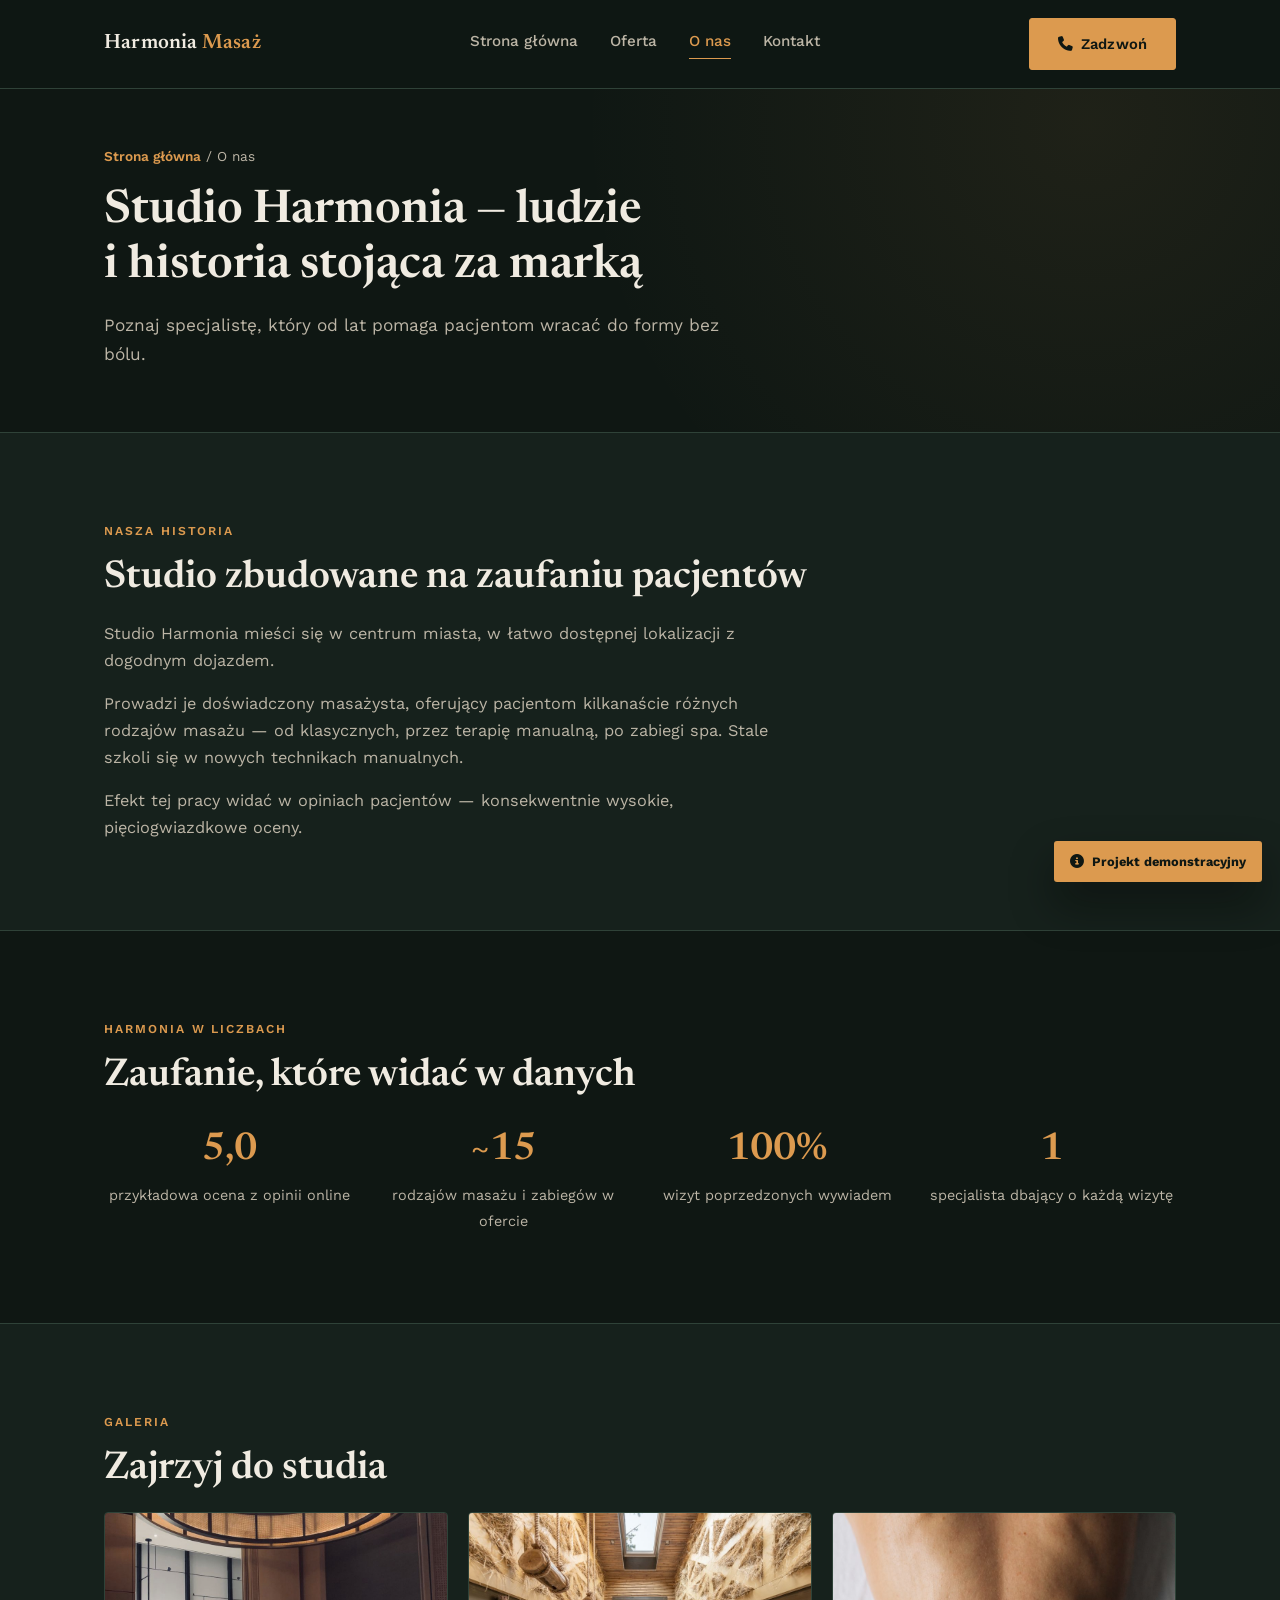
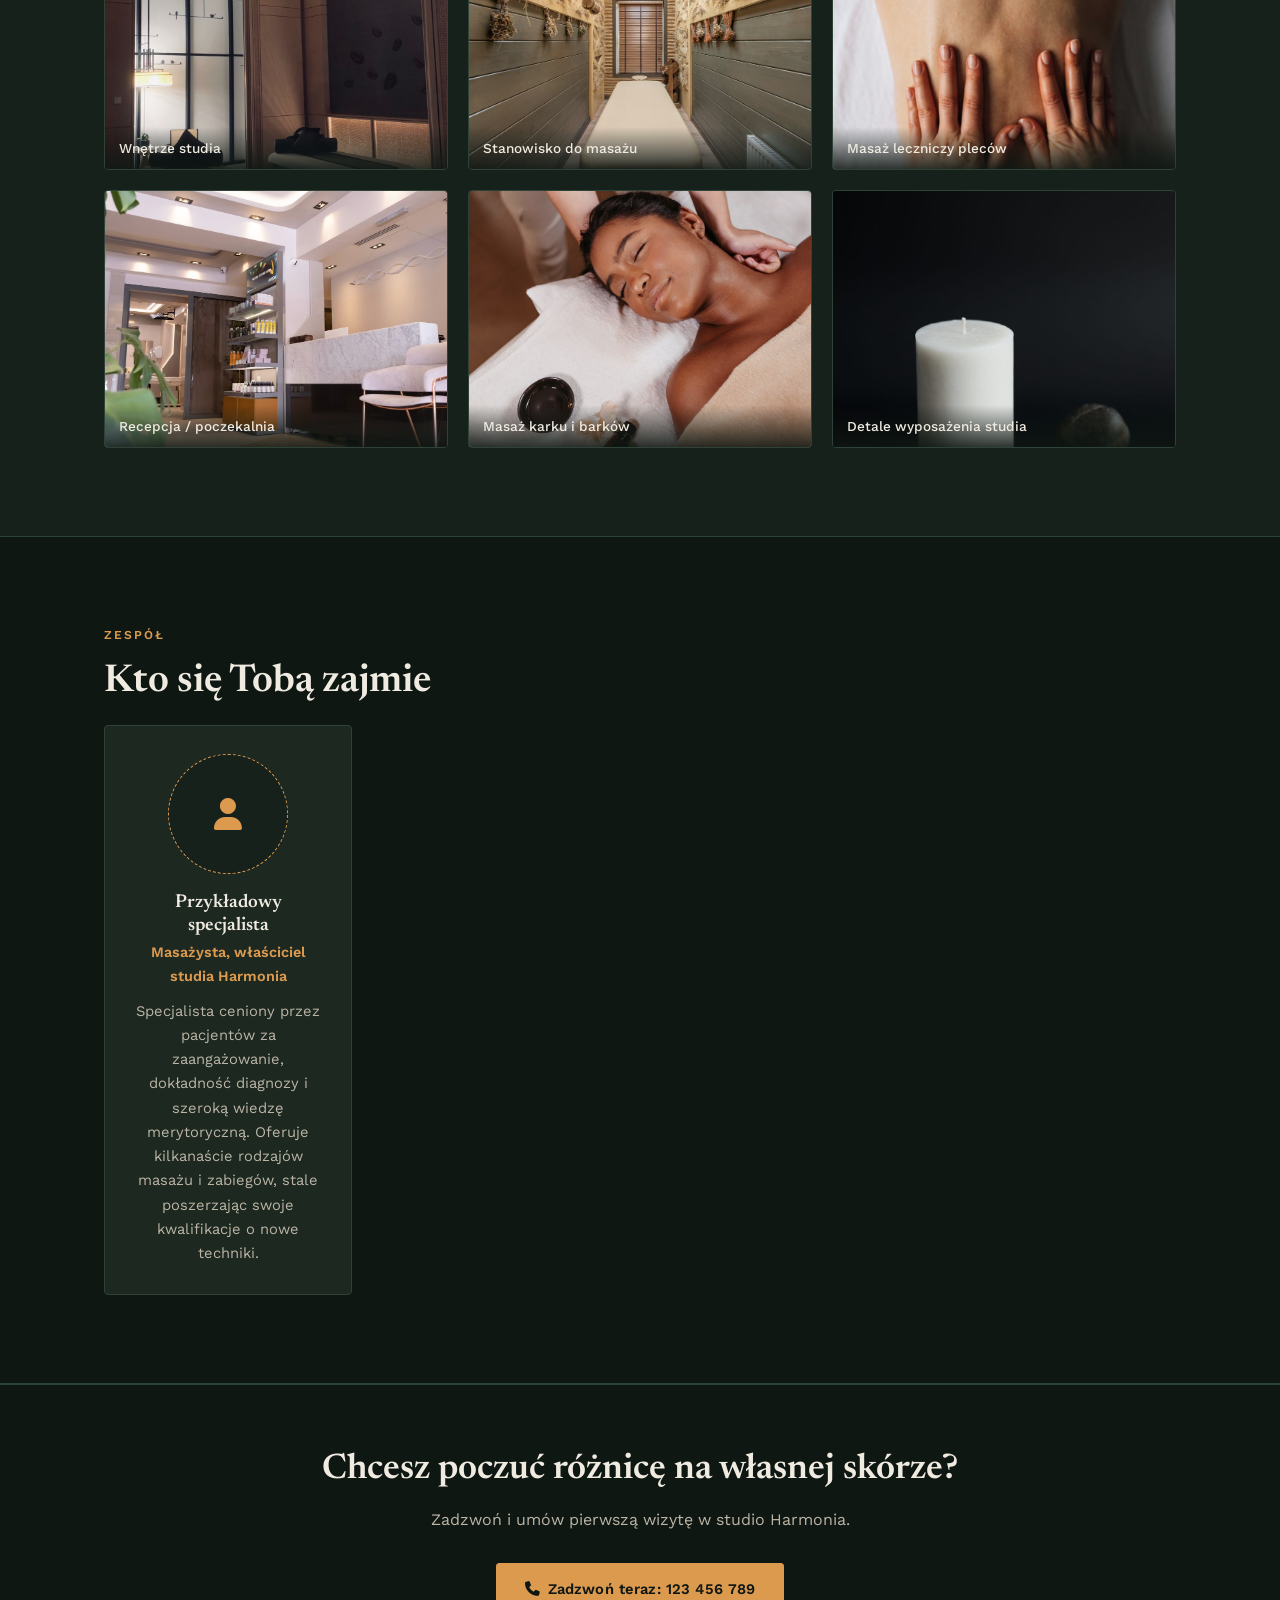
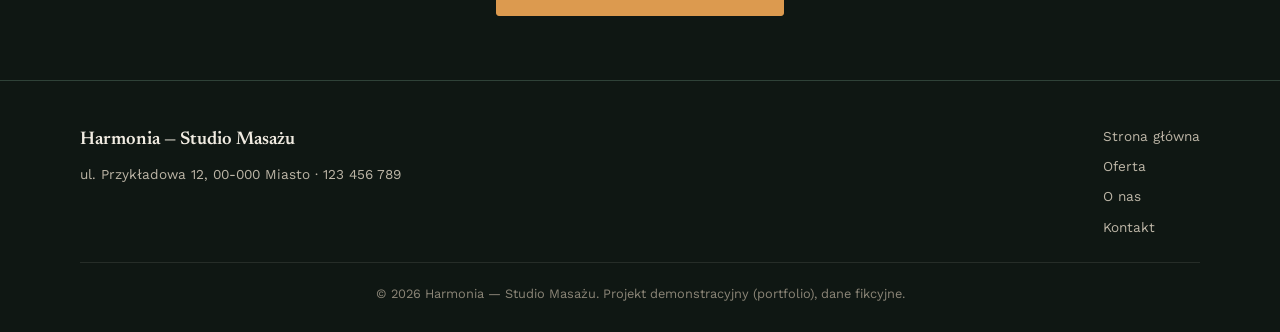
<file: realizacje.html>
<!DOCTYPE html>
<html lang="pl">
<head>
<meta charset="UTF-8">
<meta name="viewport" content="width=device-width, initial-scale=1.0">
<title>O nas | Harmonia – Projekt demonstracyjny</title>
<meta name="description" content="Przykładowa podstrona 'O nas' studia masażu Harmonia — projekt demonstracyjny prezentujący historię, liczby i zespół w układzie strony usługowej.">
<meta name="robots" content="noindex, nofollow">
<link rel="canonical" href="https://masaz-portfolio-demo.vercel.app/realizacje.html">
<link rel="preconnect" href="https://fonts.googleapis.com">
<link rel="preconnect" href="https://fonts.gstatic.com" crossorigin>
<link href="https://fonts.googleapis.com/css2?family=Newsreader:opsz,wght@6..72,400;6..72,500;6..72,600;6..72,700&family=Work+Sans:wght@400;500;600;700;800&display=swap" rel="stylesheet">
<link rel="stylesheet" href="https://cdnjs.cloudflare.com/ajax/libs/font-awesome/6.5.1/css/all.min.css">
<link rel="stylesheet" href="style.css">
</head>
<body>

<header>
  <nav class="nav">
    <a href="index.html" class="logo">Harmonia <span>Masaż</span></a>
    <div class="nav-links">
      <a href="index.html">Strona główna</a>
      <a href="oferta.html">Oferta</a>
      <a href="realizacje.html">O nas</a>
      <a href="kontakt.html">Kontakt</a>
    </div>
    <a href="tel:123456789" class="btn btn-primary nav-cta"><i class="fa-solid fa-phone"></i> Zadzwoń</a>
    <button class="burger" id="burgerBtn" aria-label="Otwórz menu">☰</button>
  </nav>
  <div class="mobile-menu" id="mobileMenu">
    <a href="index.html">Strona główna</a>
    <a href="oferta.html">Oferta</a>
    <a href="realizacje.html">O nas</a>
    <a href="kontakt.html">Kontakt</a>
    <a href="tel:123456789" style="border:none; color: var(--amber); font-weight:700;">Zadzwoń: 123 456 789</a>
  </div>
</header>

<section class="page-hero">
  <div class="container">
    <div class="breadcrumb"><a href="index.html">Strona główna</a> / O nas</div>
    <h1>Studio Harmonia — ludzie i historia stojąca za marką</h1>
    <p class="lead">Poznaj specjalistę, który od lat pomaga pacjentom wracać do formy bez bólu.</p>
  </div>
</section>

<!-- HISTORIA FIRMY (treść przykładowa) -->
<section class="about">
  <div class="container">
    <span class="section-label">Nasza historia</span>
    <h2 class="section-title">Studio zbudowane na zaufaniu pacjentów</h2>
    <p style="color: var(--bone-soft); font-size: 1.02rem; max-width: 680px; margin-bottom: 16px;">
      Studio Harmonia mieści się w centrum miasta, w łatwo dostępnej lokalizacji z dogodnym dojazdem.
    </p>
    <p style="color: var(--bone-soft); font-size: 1.02rem; max-width: 680px; margin-bottom: 16px;">
      Prowadzi je doświadczony masażysta, oferujący pacjentom kilkanaście różnych rodzajów masażu — od klasycznych, przez terapię manualną, po zabiegi spa. Stale szkoli się w nowych technikach manualnych.
    </p>
    <p style="color: var(--bone-soft); font-size: 1.02rem; max-width: 680px;">
      Efekt tej pracy widać w opiniach pacjentów — konsekwentnie wysokie, pięciogwiazdkowe oceny.
    </p>
  </div>
</section>

<!-- LICZBY (przykładowe) -->
<section class="services">
  <div class="container">
    <span class="section-label">Harmonia w liczbach</span>
    <h2 class="section-title">Zaufanie, które widać w danych</h2>
    <div class="stats-grid">
      <div class="stat-item">
        <span class="num">5,0</span>
        <span class="label">przykładowa ocena z opinii online</span>
      </div>
      <div class="stat-item">
        <span class="num">~15</span>
        <span class="label">rodzajów masażu i zabiegów w ofercie</span>
      </div>
      <div class="stat-item">
        <span class="num">100%</span>
        <span class="label">wizyt poprzedzonych wywiadem</span>
      </div>
      <div class="stat-item">
        <span class="num">1</span>
        <span class="label">specjalista dbający o każdą wizytę</span>
      </div>
    </div>
  </div>
</section>

<!-- GALERIA REALIZACJI (placeholdery — projekt demonstracyjny, bez zdjęć klienta) -->
<section class="about">
  <div class="container">
    <span class="section-label">Galeria</span>
    <h2 class="section-title">Zajrzyj do studia</h2>
    <!-- EDIT: zdjęcia ilustracyjne (stock), podmień na własne z gabinetu -->
    <div class="gallery-grid">
      <figure class="gallery-photo"><img src="images/galeria-wnetrze-studia.jpg" alt="Wnętrze studia masażu" loading="lazy"><figcaption>Wnętrze studia</figcaption></figure>
      <figure class="gallery-photo"><img src="images/galeria-stanowisko-masazu.jpg" alt="Stanowisko do masażu z kozetką" loading="lazy"><figcaption>Stanowisko do masażu</figcaption></figure>
      <figure class="gallery-photo"><img src="images/galeria-masaz-plecow.jpg" alt="Masaż leczniczy pleców" loading="lazy"><figcaption>Masaż leczniczy pleców</figcaption></figure>
      <figure class="gallery-photo"><img src="images/galeria-recepcja.jpg" alt="Recepcja i poczekalnia studia" loading="lazy"><figcaption>Recepcja / poczekalnia</figcaption></figure>
      <figure class="gallery-photo"><img src="images/galeria-masaz-karku.jpg" alt="Masaż karku i barków" loading="lazy"><figcaption>Masaż karku i barków</figcaption></figure>
      <figure class="gallery-photo"><img src="images/galeria-detale.jpg" alt="Detale wyposażenia studia — świece i kamienie" loading="lazy"><figcaption>Detale wyposażenia studia</figcaption></figure>
    </div>
  </div>
</section>

<!-- ZESPÓŁ (postać fikcyjna — treść demonstracyjna) -->
<section class="services">
  <div class="container">
    <span class="section-label">Zespół</span>
    <h2 class="section-title">Kto się Tobą zajmie</h2>
    <div class="team-grid" style="max-width:520px;">
      <div class="team-card">
        <div class="team-photo"><i class="fa-solid fa-user"></i></div>
        <h3>Przykładowy specjalista</h3>
        <div class="role">Masażysta, właściciel studia Harmonia</div>
        <p class="bio">Specjalista ceniony przez pacjentów za zaangażowanie, dokładność diagnozy i szeroką wiedzę merytoryczną. Oferuje kilkanaście rodzajów masażu i zabiegów, stale poszerzając swoje kwalifikacje o nowe techniki.</p>
      </div>
    </div>
  </div>
</section>

<div class="cta-strip">
  <h2>Chcesz poczuć różnicę na własnej skórze?</h2>
  <p>Zadzwoń i umów pierwszą wizytę w studio Harmonia.</p>
  <a href="tel:123456789" class="btn btn-primary"><i class="fa-solid fa-phone"></i> Zadzwoń teraz: 123 456 789</a>
</div>

<footer>
  <div class="footer-inner">
    <div>
      <div class="footer-logo">Harmonia — Studio Masażu</div>
      <p>ul. Przykładowa 12, 00-000 Miasto · 123 456 789</p>
    </div>
    <ul class="footer-links">
      <a href="index.html">Strona główna</a>
      <a href="oferta.html">Oferta</a>
      <a href="realizacje.html">O nas</a>
      <a href="kontakt.html">Kontakt</a>
    </ul>
  </div>
  <div class="footer-bottom">
    © <span id="year"></span> Harmonia — Studio Masażu. Projekt demonstracyjny (portfolio), dane fikcyjne.
  </div>
</footer>

<a href="kontakt.html" class="demo-ribbon"><i class="fa-solid fa-circle-info"></i> Projekt demonstracyjny</a>

<script src="main.js"></script>
</body>
</html>
</file>
<file: style.css>
:root {
  --pine-900: #0f1713;
  --pine-800: #16211c;
  --pine-700: #1c2820;
  --pine-600: #24352b;
  --line: #2f4238;
  --line-soft: rgba(240, 235, 225, 0.1);
  --amber: #dc9a4f;
  --amber-dark: #c17f38;
  --amber-light: rgba(220, 154, 79, 0.12);
  --bone: #f0ebe1;
  --bone-soft: #bcb5a6;
  --stone: #8b8577;
  --white: #ffffff;
  --radius: 3px;
  --radius-lg: 4px;
  --shadow: 0 22px 44px rgba(4, 7, 5, 0.45);
}

* { box-sizing: border-box; margin: 0; padding: 0; }

html { scroll-behavior: smooth; }

body {
  font-family: 'Work Sans', sans-serif;
  color: var(--bone);
  background: var(--pine-800);
  line-height: 1.65;
  font-weight: 400;
  -webkit-font-smoothing: antialiased;
}

h1, h2, h3, .logo {
  font-family: 'Newsreader', serif;
  color: var(--bone);
  line-height: 1.2;
  font-weight: 600;
}

a { text-decoration: none; color: inherit; }
img { max-width: 100%; display: block; }
ul { list-style: none; }

.container {
  max-width: 1120px;
  margin: 0 auto;
  padding: 0 24px;
}

section { padding: 88px 0; }

.section-label {
  text-transform: uppercase;
  letter-spacing: 0.16em;
  font-size: 0.76rem;
  font-weight: 600;
  color: var(--amber);
  margin-bottom: 14px;
  display: block;
}

.section-title {
  font-size: clamp(1.8rem, 3vw, 2.5rem);
  margin-bottom: 20px;
  max-width: 720px;
  text-wrap: balance;
}

.section-sub {
  color: var(--bone-soft);
  font-size: 1.05rem;
  max-width: 640px;
  margin-bottom: 48px;
}

/* HEADER / NAV */
header {
  position: sticky;
  top: 0;
  z-index: 100;
  background: rgba(15, 23, 19, 0.92);
  backdrop-filter: blur(8px);
  border-bottom: 1px solid var(--line);
}

.nav {
  display: flex;
  align-items: center;
  justify-content: space-between;
  padding: 18px 24px;
  max-width: 1120px;
  margin: 0 auto;
}

.logo {
  font-size: 1.3rem;
  font-weight: 600;
  letter-spacing: 0.01em;
}
.logo span { color: var(--amber); }

.nav-links {
  display: none;
  gap: 32px;
  align-items: center;
  font-size: 0.95rem;
  font-weight: 500;
}
@media (min-width: 900px) {
  .nav-links { display: flex; }
}

.nav-links a {
  color: var(--bone-soft);
  transition: color 0.25s ease;
  padding-bottom: 4px;
  border-bottom: 1px solid transparent;
}
.nav-links a:hover, .nav-links a[aria-current="page"] {
  color: var(--amber);
  border-bottom-color: var(--amber);
}

.btn {
  display: inline-flex;
  align-items: center;
  gap: 8px;
  padding: 13px 28px;
  border-radius: var(--radius);
  font-weight: 600;
  font-size: 0.92rem;
  letter-spacing: 0.01em;
  transition: all 0.25s ease;
  cursor: pointer;
  border: 1px solid transparent;
  font-family: inherit;
}

.btn-primary {
  background: var(--amber);
  color: var(--pine-900);
  border-color: var(--amber);
}
.btn-primary:hover {
  background: var(--amber-dark);
  border-color: var(--amber-dark);
  transform: translateY(-2px);
}

.btn-outline {
  background: transparent;
  border: 1px solid var(--amber);
  color: var(--amber);
}
.btn-outline:hover {
  background: var(--amber);
  color: var(--pine-900);
}

.nav-cta { display: none; }
@media (min-width: 900px) { .nav-cta { display: inline-flex; } }

.burger {
  display: block;
  background: none;
  border: none;
  font-size: 1.5rem;
  color: var(--amber);
  cursor: pointer;
}
@media (min-width: 900px) { .burger { display: none; } }

.mobile-menu {
  display: none;
  flex-direction: column;
  gap: 4px;
  padding: 12px 24px 22px;
  border-top: 1px solid var(--line);
  background: var(--pine-700);
}
.mobile-menu.open { display: flex; }
.mobile-menu a {
  padding: 12px 0;
  font-weight: 500;
  color: var(--bone-soft);
  border-bottom: 1px solid var(--line);
}
.mobile-menu a[aria-current="page"] { color: var(--amber); }
@media (min-width: 900px) { .mobile-menu { display: none !important; } }

/* HERO (strona główna) */
.hero {
  background:
    radial-gradient(circle at 85% 10%, rgba(220, 154, 79, 0.08), transparent 45%),
    var(--pine-900);
  padding: 72px 0 96px;
  position: relative;
  overflow: hidden;
  border-bottom: 1px solid var(--line);
}

.hero-grid {
  display: grid;
  grid-template-columns: 1fr;
  gap: 48px;
  align-items: center;
}
@media (min-width: 900px) {
  .hero-grid { grid-template-columns: 1.1fr 0.9fr; }
}

.hero-badge {
  display: inline-flex;
  align-items: center;
  gap: 8px;
  background: var(--amber-light);
  color: var(--amber);
  font-size: 0.82rem;
  font-weight: 600;
  letter-spacing: 0.01em;
  padding: 8px 16px;
  border-radius: var(--radius);
  border: 1px solid rgba(220, 154, 79, 0.25);
  margin-bottom: 24px;
}

.hero h1 {
  font-size: clamp(2.2rem, 5vw, 3.4rem);
  margin-bottom: 22px;
  letter-spacing: -0.01em;
  text-wrap: balance;
}

.hero p.lead {
  font-size: 1.15rem;
  color: var(--bone-soft);
  max-width: 520px;
  margin-bottom: 34px;
}

.hero-actions {
  display: flex;
  flex-wrap: wrap;
  gap: 14px;
  margin-bottom: 36px;
}

.hero-trust {
  display: flex;
  flex-wrap: wrap;
  gap: 28px;
  align-items: center;
  font-size: 0.92rem;
  color: var(--bone-soft);
}
.hero-trust strong { color: var(--amber); }
.hero-trust i { color: var(--amber); margin-right: 4px; }

.stars { color: var(--amber); letter-spacing: 2px; }

.hero-visual {
  background: var(--pine-900);
  border-radius: var(--radius-lg);
  aspect-ratio: 4 / 5;
  position: relative;
  overflow: hidden;
  box-shadow: var(--shadow);
  border: 1px solid var(--line);
  display: flex;
  align-items: flex-end;
  padding: 32px;
}
.hero-visual-img {
  position: absolute;
  inset: 0;
  width: 100%;
  height: 100%;
  object-fit: cover;
  max-width: none;
  filter: saturate(0.85) brightness(0.85);
}
.hero-visual-overlay {
  position: absolute;
  inset: 0;
  background:
    linear-gradient(0deg, rgba(15,23,19,0.9) 0%, rgba(15,23,19,0.25) 55%, rgba(15,23,19,0.05) 100%),
    radial-gradient(circle at 80% 15%, rgba(220,154,79,0.28), transparent 50%);
}
.hero-visual-text {
  position: relative;
  color: var(--bone);
}
.hero-visual-text .big {
  font-family: 'Newsreader', serif;
  font-size: 2.6rem;
  font-weight: 600;
  display: block;
  color: var(--amber);
}
.hero-visual-text .label {
  font-size: 0.85rem;
  letter-spacing: 0.08em;
  text-transform: uppercase;
  color: rgba(240,235,225,0.75);
}

/* PAGE HERO (podstrony) */
.page-hero {
  background:
    radial-gradient(circle at 85% 10%, rgba(220, 154, 79, 0.08), transparent 45%),
    var(--pine-900);
  padding: 56px 0 64px;
  border-bottom: 1px solid var(--line);
}
.breadcrumb {
  font-size: 0.85rem;
  color: var(--bone-soft);
  margin-bottom: 16px;
}
.breadcrumb a {
  color: var(--amber);
  font-weight: 600;
}
.breadcrumb a:hover { text-decoration: underline; }
.page-hero h1 {
  font-size: clamp(2rem, 4.2vw, 2.9rem);
  max-width: 760px;
  margin-bottom: 16px;
  text-wrap: balance;
}
.page-hero p.lead {
  color: var(--bone-soft);
  font-size: 1.08rem;
  max-width: 620px;
}

/* O FIRMIE / ZALETY */
.about { background: var(--pine-800); }

.perks-grid {
  display: grid;
  grid-template-columns: 1fr;
  gap: 24px;
  margin-top: 8px;
}
@media (min-width: 700px) {
  .perks-grid { grid-template-columns: repeat(3, 1fr); }
}
.perk-item {
  background: var(--pine-700);
  border: 1px solid var(--line);
  border-radius: var(--radius-lg);
  padding: 28px 26px;
}
.perk-icon {
  width: 48px;
  height: 48px;
  border-radius: var(--radius);
  background: var(--amber-light);
  color: var(--amber);
  display: flex;
  align-items: center;
  justify-content: center;
  font-size: 1.2rem;
  margin-bottom: 18px;
  border: 1px solid rgba(220, 154, 79, 0.25);
}
.perk-item h3 { font-size: 1.1rem; margin-bottom: 10px; }
.perk-item p { color: var(--bone-soft); font-size: 0.95rem; }

/* USŁUGI / KARTY */
.services {
  background: var(--pine-900);
  border-top: 1px solid var(--line);
  border-bottom: 1px solid var(--line);
}

.cards {
  display: grid;
  grid-template-columns: 1fr;
  gap: 24px;
}
@media (min-width: 700px) {
  .cards { grid-template-columns: repeat(3, 1fr); }
}
.cards.cards-4 { grid-template-columns: 1fr; }
@media (min-width: 640px) {
  .cards.cards-4 { grid-template-columns: repeat(2, 1fr); }
}

.card {
  background: var(--pine-700);
  border-radius: var(--radius-lg);
  padding: 32px 28px;
  border: 1px solid var(--line);
  transition: transform 0.25s ease, border-color 0.25s ease;
}
.card:hover {
  transform: translateY(-4px);
  border-color: var(--amber);
}

.card-icon {
  width: 48px;
  height: 48px;
  border-radius: var(--radius);
  background: var(--amber-light);
  color: var(--amber);
  display: flex;
  align-items: center;
  justify-content: center;
  font-size: 1.25rem;
  margin-bottom: 20px;
  border: 1px solid rgba(220, 154, 79, 0.25);
}

.card h3 { font-size: 1.2rem; margin-bottom: 12px; }
.card p { color: var(--bone-soft); font-size: 0.96rem; }
.card .price {
  display: inline-block;
  margin-top: 14px;
  padding-top: 14px;
  border-top: 1px solid var(--line);
  width: 100%;
  font-weight: 600;
  color: var(--amber);
  font-family: 'Newsreader', serif;
  font-size: 1.05rem;
}

.teaser-link {
  display: inline-flex;
  align-items: center;
  gap: 6px;
  margin-top: 44px;
  font-weight: 600;
  color: var(--amber);
}
.teaser-link:hover { text-decoration: underline; }

/* CENNIK */
.pricing-table {
  width: 100%;
  border-collapse: collapse;
  background: var(--pine-700);
  border: 1px solid var(--line);
  border-radius: var(--radius-lg);
  overflow: hidden;
}
.pricing-table th, .pricing-table td {
  padding: 18px 22px;
  text-align: left;
  border-bottom: 1px solid var(--line);
}
.pricing-table th {
  background: var(--pine-900);
  color: var(--amber);
  font-family: 'Newsreader', serif;
  font-weight: 600;
}
.pricing-table td:last-child, .pricing-table th:last-child {
  text-align: right;
  font-weight: 600;
  color: var(--amber);
  white-space: nowrap;
}
.pricing-table tr:last-child td { border-bottom: none; }
.pricing-note {
  margin-top: 18px;
  font-size: 0.88rem;
  color: var(--bone-soft);
}

/* FAQ ACCORDION */
.faq { background: var(--pine-800); }
.faq-item {
  border: 1px solid var(--line);
  border-radius: var(--radius-lg);
  margin-bottom: 14px;
  overflow: hidden;
}
.faq-question {
  width: 100%;
  background: var(--pine-700);
  border: none;
  padding: 20px 24px;
  font-family: 'Work Sans', sans-serif;
  font-weight: 600;
  font-size: 1rem;
  color: var(--bone);
  text-align: left;
  display: flex;
  justify-content: space-between;
  align-items: center;
  cursor: pointer;
  gap: 16px;
}
.faq-question i { color: var(--amber); transition: transform 0.25s ease; flex-shrink: 0; }
.faq-item.open .faq-question i { transform: rotate(180deg); }
.faq-answer {
  max-height: 0;
  overflow: hidden;
  transition: max-height 0.3s ease;
  background: var(--pine-800);
}
.faq-answer p {
  padding: 20px 24px;
  color: var(--bone-soft);
  font-size: 0.96rem;
}

/* OPINIE */
.reviews { background: var(--pine-900); }

.rating-banner {
  display: flex;
  flex-wrap: wrap;
  gap: 24px;
  align-items: center;
  justify-content: center;
  background: var(--pine-700);
  color: var(--bone);
  border: 1px solid var(--line);
  border-radius: var(--radius-lg);
  padding: 28px 32px;
  margin-bottom: 48px;
  text-align: center;
}
.rating-banner .num {
  font-family: 'Newsreader', serif;
  font-size: 2.4rem;
  font-weight: 600;
  color: var(--amber);
}
.rating-banner .stars { color: var(--amber); }
.rating-banner .sub { font-size: 0.9rem; color: var(--bone-soft); }

.review-grid {
  display: grid;
  grid-template-columns: 1fr;
  gap: 22px;
}
@media (min-width: 780px) {
  .review-grid { grid-template-columns: repeat(3, 1fr); }
}
.review {
  background: var(--pine-700);
  border: 1px solid var(--line);
  border-radius: var(--radius-lg);
  padding: 28px;
}
.review .stars { display: block; margin-bottom: 14px; }
.review p { color: var(--bone); font-size: 0.98rem; margin-bottom: 18px; }
.review .author { font-weight: 600; font-size: 0.9rem; color: var(--amber); }
.review .when { font-size: 0.82rem; color: var(--bone-soft); }

/* CTA STRIP */
.cta-strip {
  background: var(--pine-900);
  color: var(--bone);
  text-align: center;
  padding: 64px 24px;
  border-top: 1px solid var(--line);
}
.cta-strip h2 { color: var(--bone); font-size: clamp(1.6rem, 3.4vw, 2.2rem); margin-bottom: 16px; text-wrap: balance; }
.cta-strip p { color: var(--bone-soft); max-width: 520px; margin: 0 auto 30px; }

/* HISTORIA / TIMELINE */
.timeline {
  margin-top: 8px;
  display: grid;
  gap: 28px;
}
.timeline-item {
  display: grid;
  grid-template-columns: 90px 1fr;
  gap: 24px;
  align-items: start;
}
.timeline-item .year {
  font-family: 'Newsreader', serif;
  font-weight: 600;
  font-size: 1.2rem;
  color: var(--amber);
}
.timeline-item p { color: var(--bone-soft); }

/* GALERIA */
.gallery-grid {
  display: grid;
  grid-template-columns: 1fr;
  gap: 20px;
}
@media (min-width: 600px) { .gallery-grid { grid-template-columns: repeat(2, 1fr); } }
@media (min-width: 900px) { .gallery-grid { grid-template-columns: repeat(3, 1fr); } }
.gallery-placeholder {
  aspect-ratio: 4/3;
  background: var(--pine-700);
  border-radius: var(--radius-lg);
  display: flex;
  align-items: center;
  justify-content: center;
  color: var(--bone-soft);
  font-weight: 500;
  font-size: 0.95rem;
  border: 1px dashed var(--amber);
  text-align: center;
  padding: 12px;
}
.gallery-photo {
  position: relative;
  aspect-ratio: 4/3;
  border-radius: var(--radius-lg);
  overflow: hidden;
  border: 1px solid var(--line);
  margin: 0;
}
.gallery-photo img {
  width: 100%;
  height: 100%;
  object-fit: cover;
  display: block;
  filter: saturate(0.9);
  transition: transform 0.4s ease;
}
.gallery-photo:hover img { transform: scale(1.05); }
.gallery-photo figcaption {
  position: absolute;
  left: 0; right: 0; bottom: 0;
  padding: 10px 14px;
  font-size: 0.85rem;
  font-weight: 500;
  color: var(--bone);
  background: linear-gradient(0deg, rgba(15,23,19,0.85) 0%, rgba(15,23,19,0) 100%);
}

/* LICZBY / STATYSTYKI */
.stats-grid {
  display: grid;
  grid-template-columns: repeat(2, 1fr);
  gap: 24px;
  text-align: center;
}
@media (min-width: 700px) { .stats-grid { grid-template-columns: repeat(4, 1fr); } }
.stat-item .num {
  font-family: 'Newsreader', serif;
  font-size: 2.4rem;
  font-weight: 600;
  color: var(--amber);
  display: block;
}
.stat-item .label {
  font-size: 0.9rem;
  color: var(--bone-soft);
  margin-top: 6px;
}

/* ZESPÓŁ */
.team-grid {
  display: grid;
  grid-template-columns: 1fr;
  gap: 24px;
}
@media (min-width: 640px) { .team-grid { grid-template-columns: repeat(2, 1fr); } }
.team-card {
  background: var(--pine-700);
  border: 1px solid var(--line);
  border-radius: var(--radius-lg);
  padding: 28px;
  text-align: center;
}
.team-photo {
  width: 120px;
  height: 120px;
  border-radius: 50%;
  background: var(--pine-800);
  margin: 0 auto 18px;
  display: flex;
  align-items: center;
  justify-content: center;
  color: var(--amber);
  font-size: 2rem;
  border: 1px dashed var(--amber);
}
.team-card h3 { margin-bottom: 4px; }
.team-card .role { color: var(--amber); font-weight: 600; font-size: 0.9rem; margin-bottom: 10px; }
.team-card p.bio { color: var(--bone-soft); font-size: 0.92rem; }

/* KONTAKT */
.contact { background: var(--pine-800); }

.contact-grid {
  display: grid;
  grid-template-columns: 1fr;
  gap: 48px;
}
@media (min-width: 900px) {
  .contact-grid { grid-template-columns: 0.9fr 1.1fr; }
}

.contact-info { display: flex; flex-direction: column; gap: 22px; }
.contact-item {
  display: flex;
  gap: 16px;
  align-items: flex-start;
  background: var(--pine-700);
  border: 1px solid var(--line);
  border-radius: var(--radius-lg);
  padding: 20px 22px;
}
.contact-item .ico {
  width: 42px;
  height: 42px;
  border-radius: var(--radius);
  background: var(--amber-light);
  color: var(--amber);
  display: flex;
  align-items: center;
  justify-content: center;
  flex-shrink: 0;
  font-size: 1.1rem;
  border: 1px solid rgba(220, 154, 79, 0.25);
}
.contact-item h4 { font-family: 'Newsreader', serif; color: var(--bone); font-size: 1rem; margin-bottom: 4px; }
.contact-item p, .contact-item a { color: var(--bone-soft); font-size: 0.95rem; }
.contact-item a:hover { color: var(--amber); }

.map-embed {
  border-radius: var(--radius-lg);
  overflow: hidden;
  border: 1px solid var(--line);
  filter: grayscale(0.3) invert(0.9) contrast(0.9);
}
.map-embed iframe { width: 100%; height: 260px; border: 0; display: block; }

.form-card {
  background: var(--pine-700);
  border-radius: var(--radius-lg);
  padding: 40px;
  border: 1px solid var(--line);
}
.form-card h3 { font-size: 1.3rem; margin-bottom: 8px; }
.form-card .sub { color: var(--bone-soft); font-size: 0.92rem; margin-bottom: 28px; }

.field { margin-bottom: 18px; }
.field label { display: block; font-size: 0.88rem; font-weight: 600; color: var(--bone); margin-bottom: 6px; }
.field input, .field textarea {
  width: 100%;
  padding: 13px 15px;
  border-radius: var(--radius);
  border: 1px solid var(--line);
  font-family: inherit;
  font-size: 0.95rem;
  color: var(--bone);
  background: var(--pine-900);
  transition: border-color 0.2s ease;
}
.field input::placeholder, .field textarea::placeholder { color: var(--stone); }
.field input:focus, .field textarea:focus { outline: none; border-color: var(--amber); }
.field textarea { resize: vertical; min-height: 110px; }

.field-checkbox {
  display: flex;
  gap: 10px;
  align-items: flex-start;
  margin-bottom: 20px;
  font-size: 0.85rem;
  color: var(--bone-soft);
}
.field-checkbox input { margin-top: 4px; flex-shrink: 0; }

.form-note { font-size: 0.82rem; color: var(--bone-soft); margin-top: 10px; }

.form-success {
  display: none;
  background: var(--amber-light);
  color: var(--amber);
  border: 1px solid rgba(220, 154, 79, 0.25);
  border-radius: var(--radius);
  padding: 14px 16px;
  font-size: 0.9rem;
  font-weight: 600;
  margin-bottom: 18px;
}
.form-success.show { display: block; }

/* FOOTER */
footer {
  background: var(--pine-900);
  color: var(--bone-soft);
  padding: 44px 24px 28px;
  border-top: 1px solid var(--line);
}
.footer-inner {
  max-width: 1120px;
  margin: 0 auto;
  display: flex;
  flex-wrap: wrap;
  justify-content: space-between;
  gap: 20px;
  align-items: flex-start;
}
.footer-logo { font-family: 'Newsreader', serif; color: var(--bone); font-size: 1.15rem; font-weight: 600; margin-bottom: 8px; }
.footer-inner p { font-size: 0.85rem; }
.footer-links { display: flex; flex-direction: column; gap: 8px; font-size: 0.85rem; }
.footer-links a:hover { color: var(--amber); }
.footer-bottom {
  max-width: 1120px;
  margin: 24px auto 0;
  padding-top: 20px;
  border-top: 1px solid var(--line-soft);
  font-size: 0.8rem;
  text-align: center;
  color: var(--stone);
}

/* DEMO RIBBON */
.demo-ribbon {
  position: fixed;
  bottom: 18px;
  right: 18px;
  z-index: 300;
  background: var(--amber);
  color: var(--pine-900);
  font-size: 0.8rem;
  font-weight: 700;
  padding: 10px 16px;
  border-radius: var(--radius);
  box-shadow: var(--shadow);
  display: flex;
  align-items: center;
  gap: 8px;
}
.demo-ribbon i { font-size: 0.85rem; }
</file>
